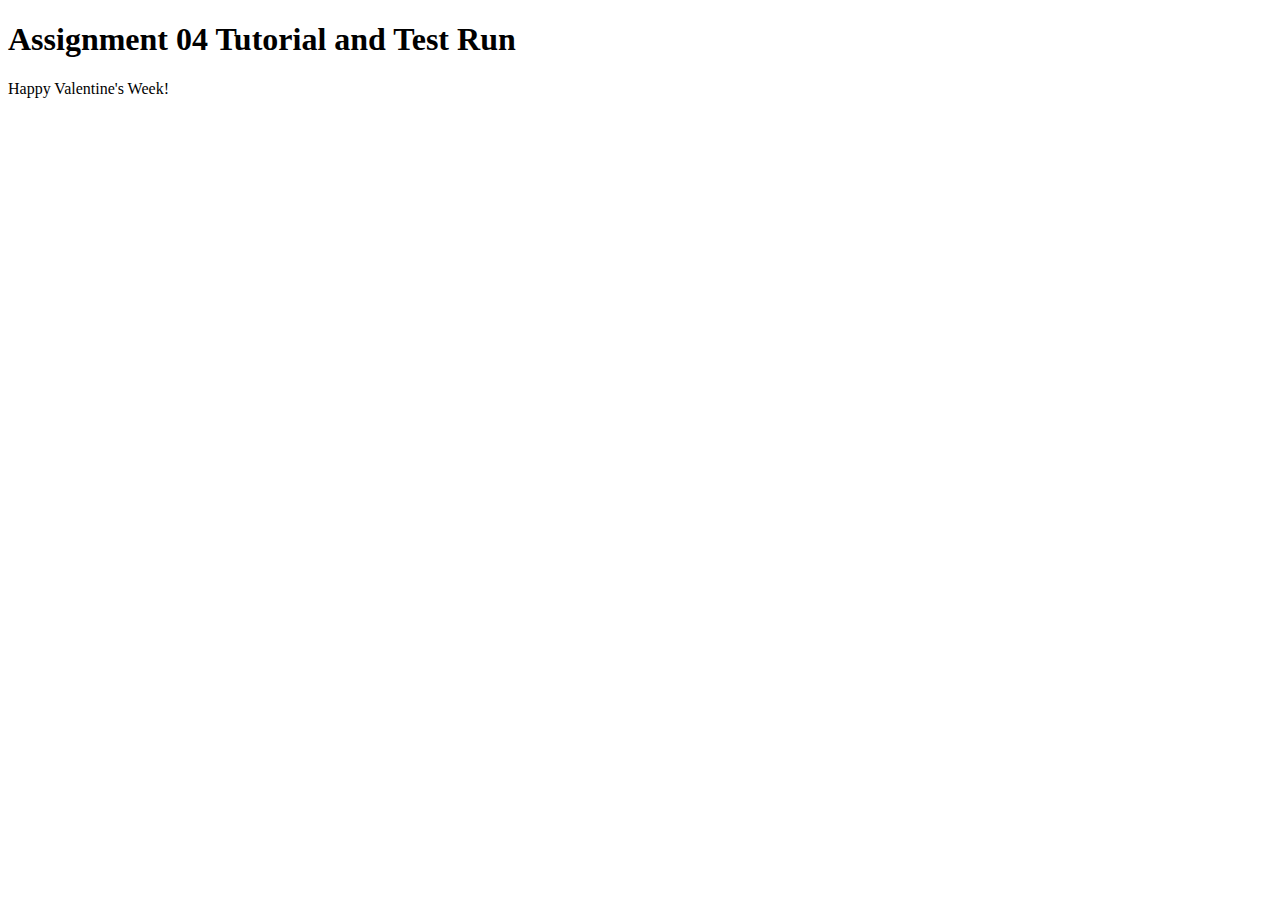
<file: assignment-04/index.html>
<!DOCTYPE html>
<html>
    <head>
        <title>
          Bella's website!
          </title>
        </head>
        <body>
            <h1>
              Assignment 04 Tutorial and Test Run
            </h1>
              <p>
                  Happy Valentine's Week!
              </p>
          </body>
        </html>
</file>
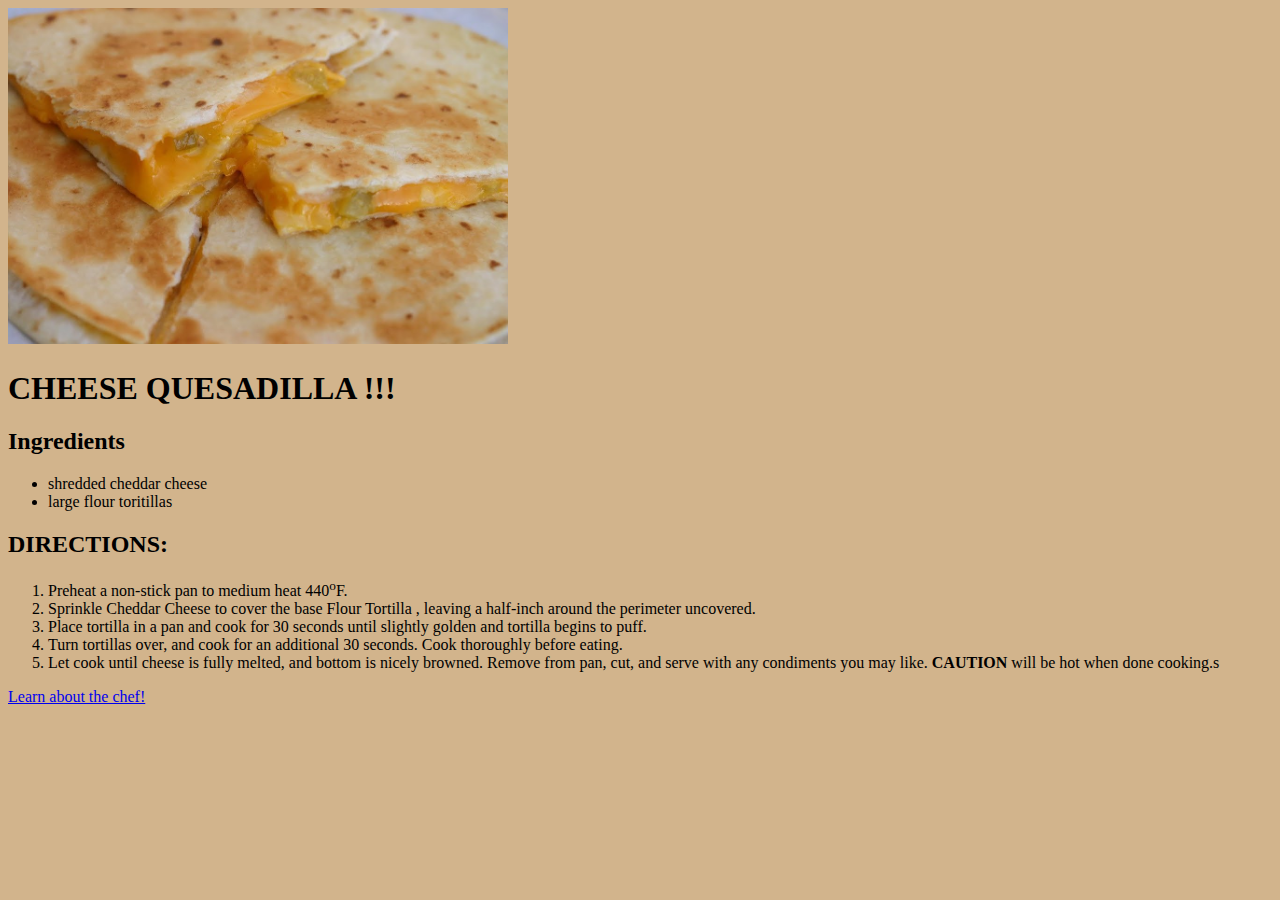
<file: assignment-06/index.html>
<!DOCTYPE html>
<html lang="en-us">

<head>
  <title>
    CHEESE QUESADILLA
  </title>
  <!-- Define character set you're using-->
  <meta charset: "utf-8">
    <!-- Provide a description of your page-->
  <meta name="description" content="A recipe for a cheese quesadilla.">
    <!-- Provide author information for the page-->
  <meta name="author" content="Isabella Serrano">
    <!-- any other meta element you want to add-->
  <meta name="viewport" content="width=device-width, intitial-scale=1.0">

  <style>
    body {background-color: #D2B48C}
    h1 {color: black}
    </style>
  </head>

  <body>
    <image src="images/quesadilla.jpg" width="500" alt="A picture of a sliced cheese quesadilla"
<br/>


    <h1>
      <STRONG> CHEESE QUESADILLA !!!</STRONG>
    </h1>

    <h2>
      Ingredients
    </h2>
      <ul>
        <li> shredded cheddar cheese </li>
        <li> large flour toritillas </li>
      </ul>

    <h2>
      DIRECTIONS:
    </h2>

    <ol>
      <!--I am going to use a sup and strong as a semantic element-->

      <li> Preheat a non-stick pan to medium heat 440<sup>o</sup>F. </li>
      <li> Sprinkle Cheddar Cheese to cover the base Flour Tortilla , leaving a half-inch around the perimeter uncovered. </li>
      <li> Place tortilla in a pan and cook for 30 seconds until slightly golden and tortilla begins to puff. </li>
      <li> Turn tortillas over, and cook for an additional 30 seconds. Cook thoroughly before eating. </li>
      <li> Let cook until cheese is fully melted, and bottom is nicely browned. Remove from pan, cut, and serve with any condiments you may like.
        <strong>CAUTION</strong> will be hot when done cooking.s </li>

      </ol>
      <a href="about.html">Learn about the chef!</a>
</body>
</file>
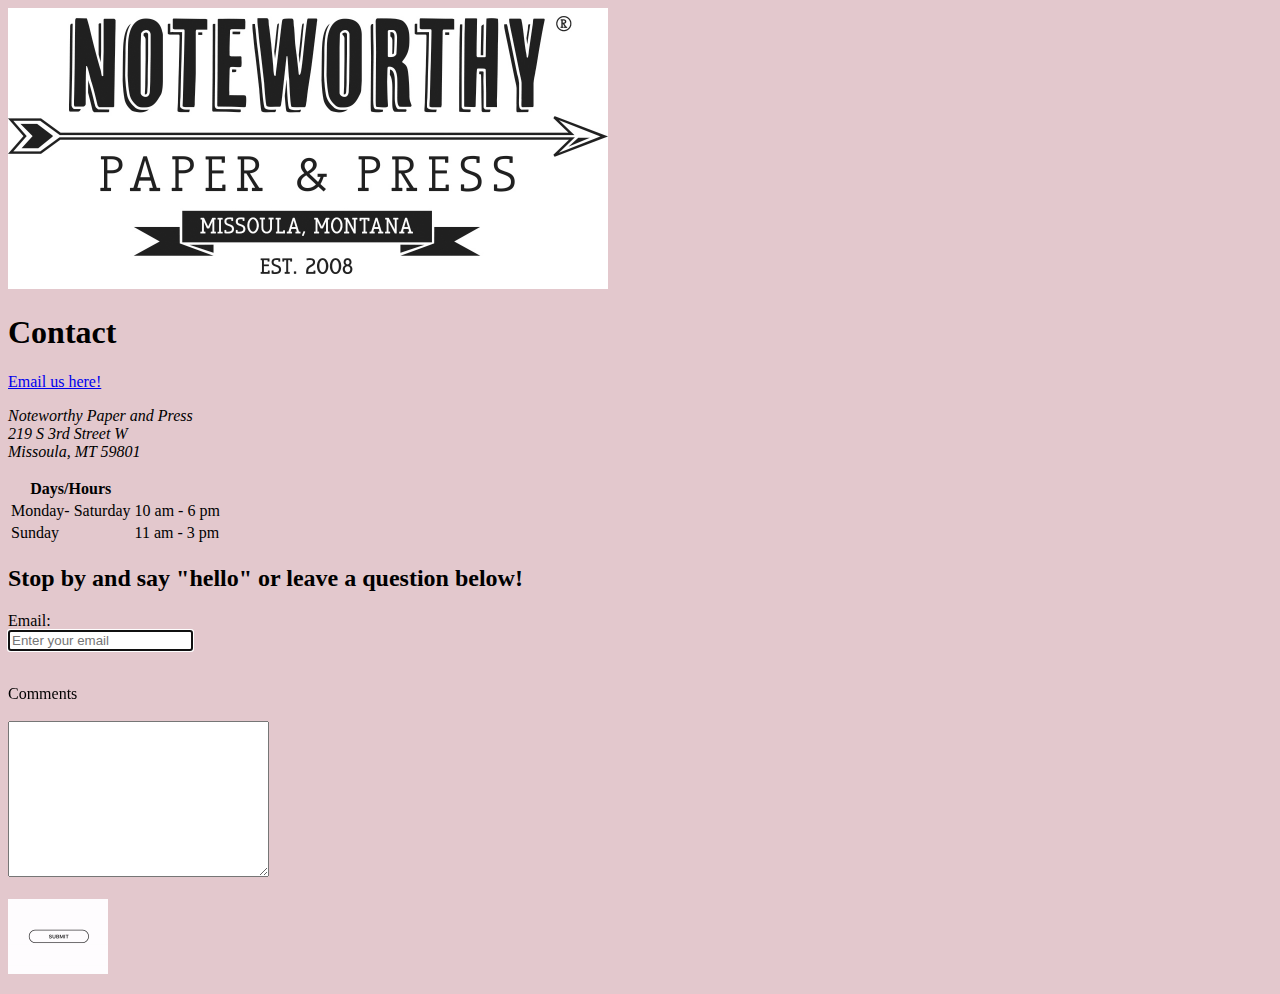
<file: assignment-07/index.html>
<!DOCTYPE html>
<html>

<head>
    <title>
        Noteworthy Paper & Press
    </title>
      <!-- Define the character set used: -->
      <meta charset="UTF-8">
      <!-- Provide a description of your page: -->
      <meta name="description" content="">
      <!-- Provide the author information for the page: -->
      <meta name="author" content="Isabella Serrano">
      <!-- Other meta elements -->
      <meta name="viewport" content="width=device-width, initial-scale=1.0">
<style>
    body {background-color: #e3c8cd}
</style>
</head>

<body>
    <img src="images/noteworthy.jpg" width="600" alt="Noteworthy Logo" title="Noteworthy Logo" />
   <h1>
      <strong>Contact</strong>
    </h1>
    <p><a href="mailto:info@noteworthyp&p.com">Email us here!</a></p>
    <address>
        Noteworthy Paper and Press<br />
        219 S 3rd Street W<br />
        Missoula, MT 59801<br />
    </address>
    <p>
        <table>
            <tr>
                <th>Days/Hours</th>
            </tr>
            <tr>
                <td>Monday- Saturday </td>
                <td>10 am - 6 pm</td>
            </tr>

            <tr>
                <td>Sunday</td>
                <td>11 am - 3 pm</td>
            </tr>
        </table>
    </p>
    <h2>
      Stop by and say "hello" or leave a question below!
    </h2>
    <!-- contact form-->
    <form method="POST" action="index.html">
             Email:<br/>
             <input type="text" id="name" placeholder="Enter your email" autofocus>
             <p>
             <br/>
             Comments
             <br/>
             <br/>
             <textarea name="comments" id="comments" rows="10" cols="30"></textarea>
             <br/>
             <br/>
             <input type="image" src="images/submit-button.gif" width="100"/>
             </p>

    </form>
</body>

</html>
</file>
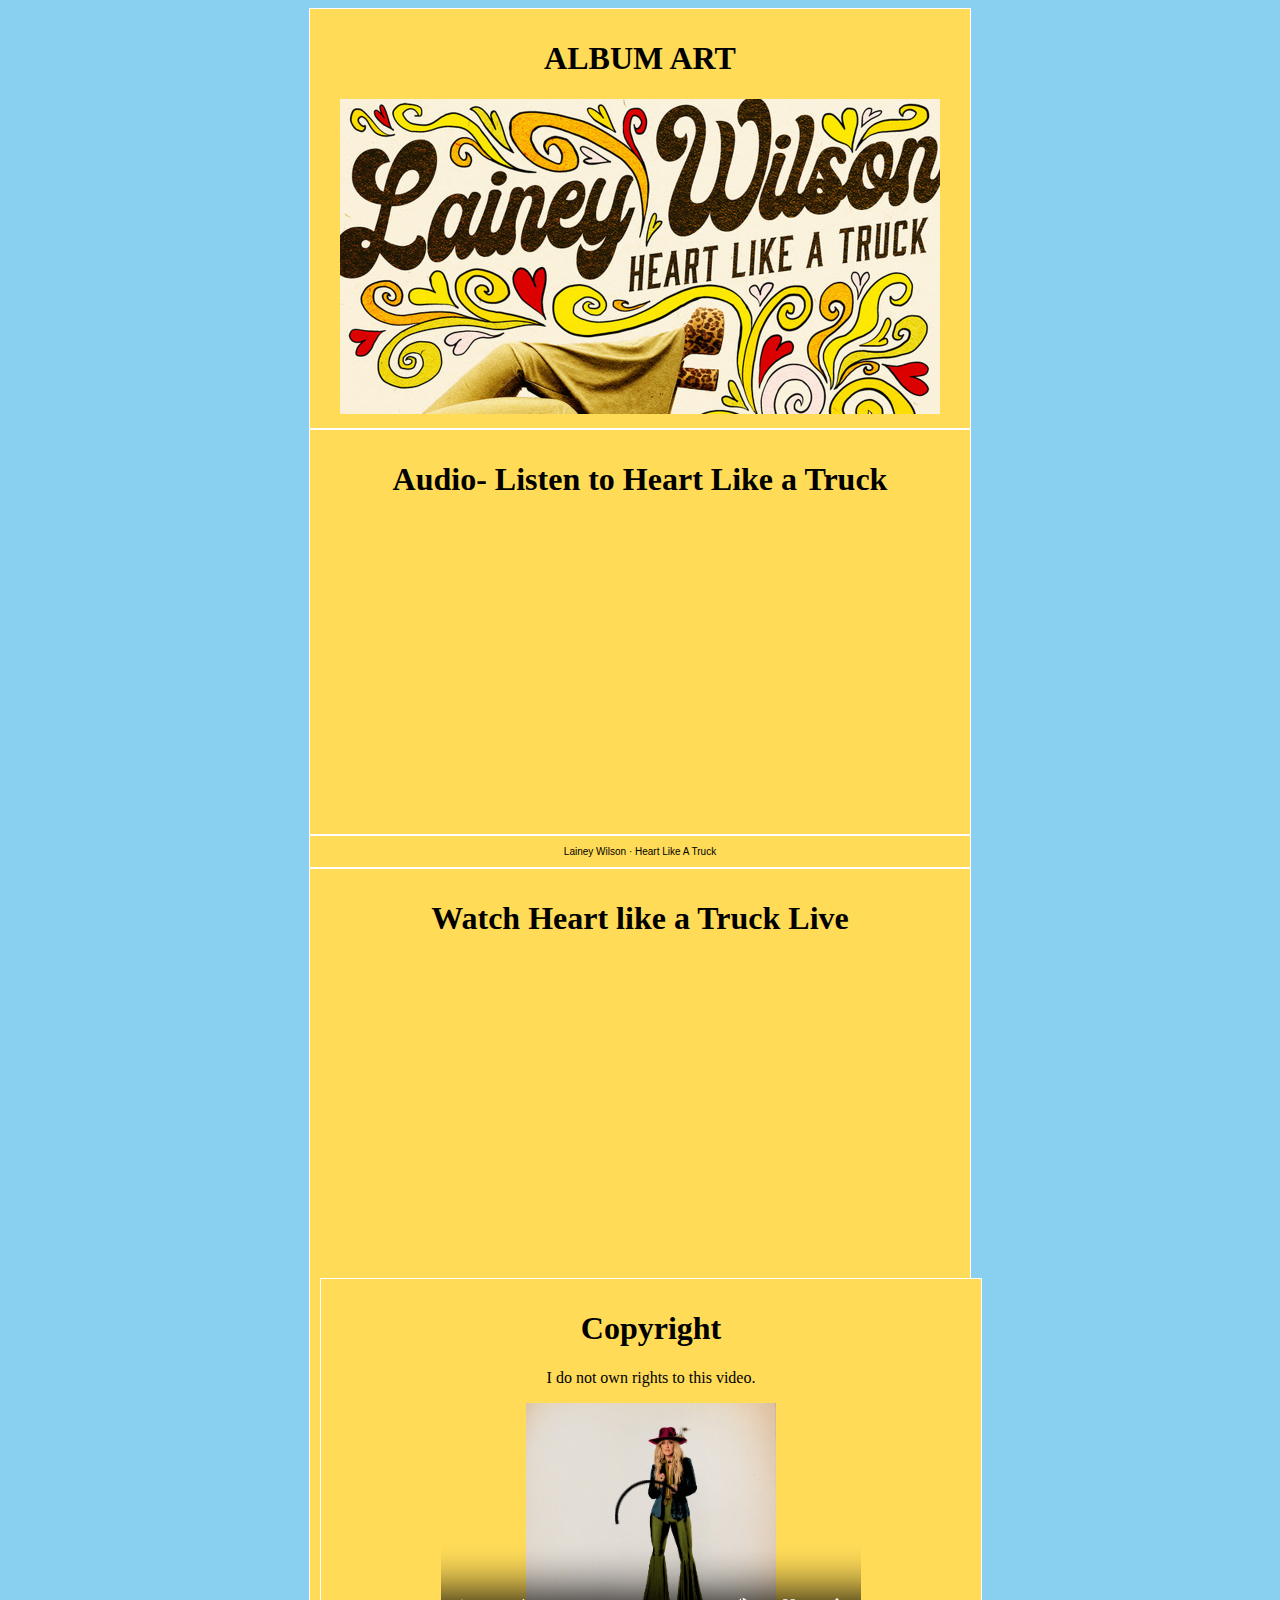
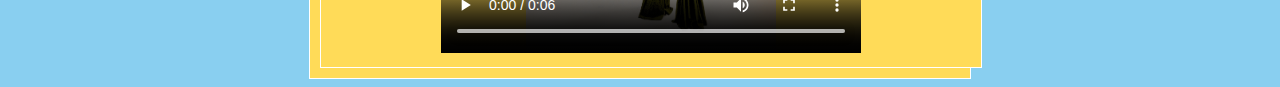
<file: assignment-08/index.html>
<!DOCTYPE html>
<html>

<head>
    <title>
        Heart Like a Truck
    </title>
      
      <meta charset="UTF-8">
       <meta name="description" content="website of favorite song">
       <meta name="author" content="Isabella Serrano">
     <meta name="viewport" content="width=device-width, initial-scale=1.0">
<style>
    body {background-color: #89CFF0;
    text-align: center;
    font-family: Serif}

     div {
      background-color: #FFDB58;
      width: 640px;
      margin: auto;
      padding: 10px;
      border: .5px solid white;
    }

  </style>
</head>

<body>
  <div>
    <h1>
      ALBUM ART
    </h1>
    <img src="images/HLAT.jpg" width="600" alt="Album Cover" title="Heart like a Truck Album Cover" />
    </div>
    <div>
      <h1>
        Audio- Listen to Heart Like a Truck
      </h1>
      <iframe width="100%" height="300" scrolling="no" frameborder="no" allow="autoplay" src="https://w.soundcloud.com/player/?url=https%3A//api.soundcloud.com/tracks/1255857037&color=%23ff5500&auto_play=false&hide_related=false&show_comments=true&show_user=true&show_reposts=false&show_teaser=true&visual=true"></iframe>
      </div>

          <div style="font-size: 10px; color: black ;line-break: anywhere;word-break: normal;overflow: hidden;white-space: nowrap;text-overflow: ellipsis; font-family: Interstate,Lucida Grande,Lucida Sans Unicode,Lucida Sans,Garuda,Verdana,Tahoma,sans-serif;font-weight: 100;"><a href="https://soundcloud.com/laineywilsonmusic" title="Lainey Wilson" target="_blank" style="color: black; text-decoration: none;">Lainey Wilson</a> · <a href="https://soundcloud.com/laineywilsonmusic/heart-like-a-truck" title="Heart Like A Truck" target="_blank" style="color: black; text-decoration: none;">Heart Like A Truck</a></div>

<div>
    <h1>
      Watch Heart like a Truck Live
    </h1>
    <iframe width="560" height="315" src="https://www.youtube.com/embed/0jAXgWywC08" title="YouTube video player" frameborder="0" allow="accelerometer; autoplay; clipboard-write; encrypted-media; gyroscope; picture-in-picture" allowfullscreen></iframe>

<div>
  <h1>
    Copyright
  </h1>
    <p>
      I do not own rights to this video.
    </p>
      <video poster="./images/LW.jpg" width="420" height="250" preload controls
        <source src="./media/mart-logo-animated.mp4" type='video/mp4.; codecs="avc.14D401E, mp4a.40.20"'>
        <source src="./media/assignment-08_media_mart-logo-animated.webm" type='video/webm.; codecs="vp8.0, vorbis"'>
      </video>
    </div>

</body>
</html>
</file>
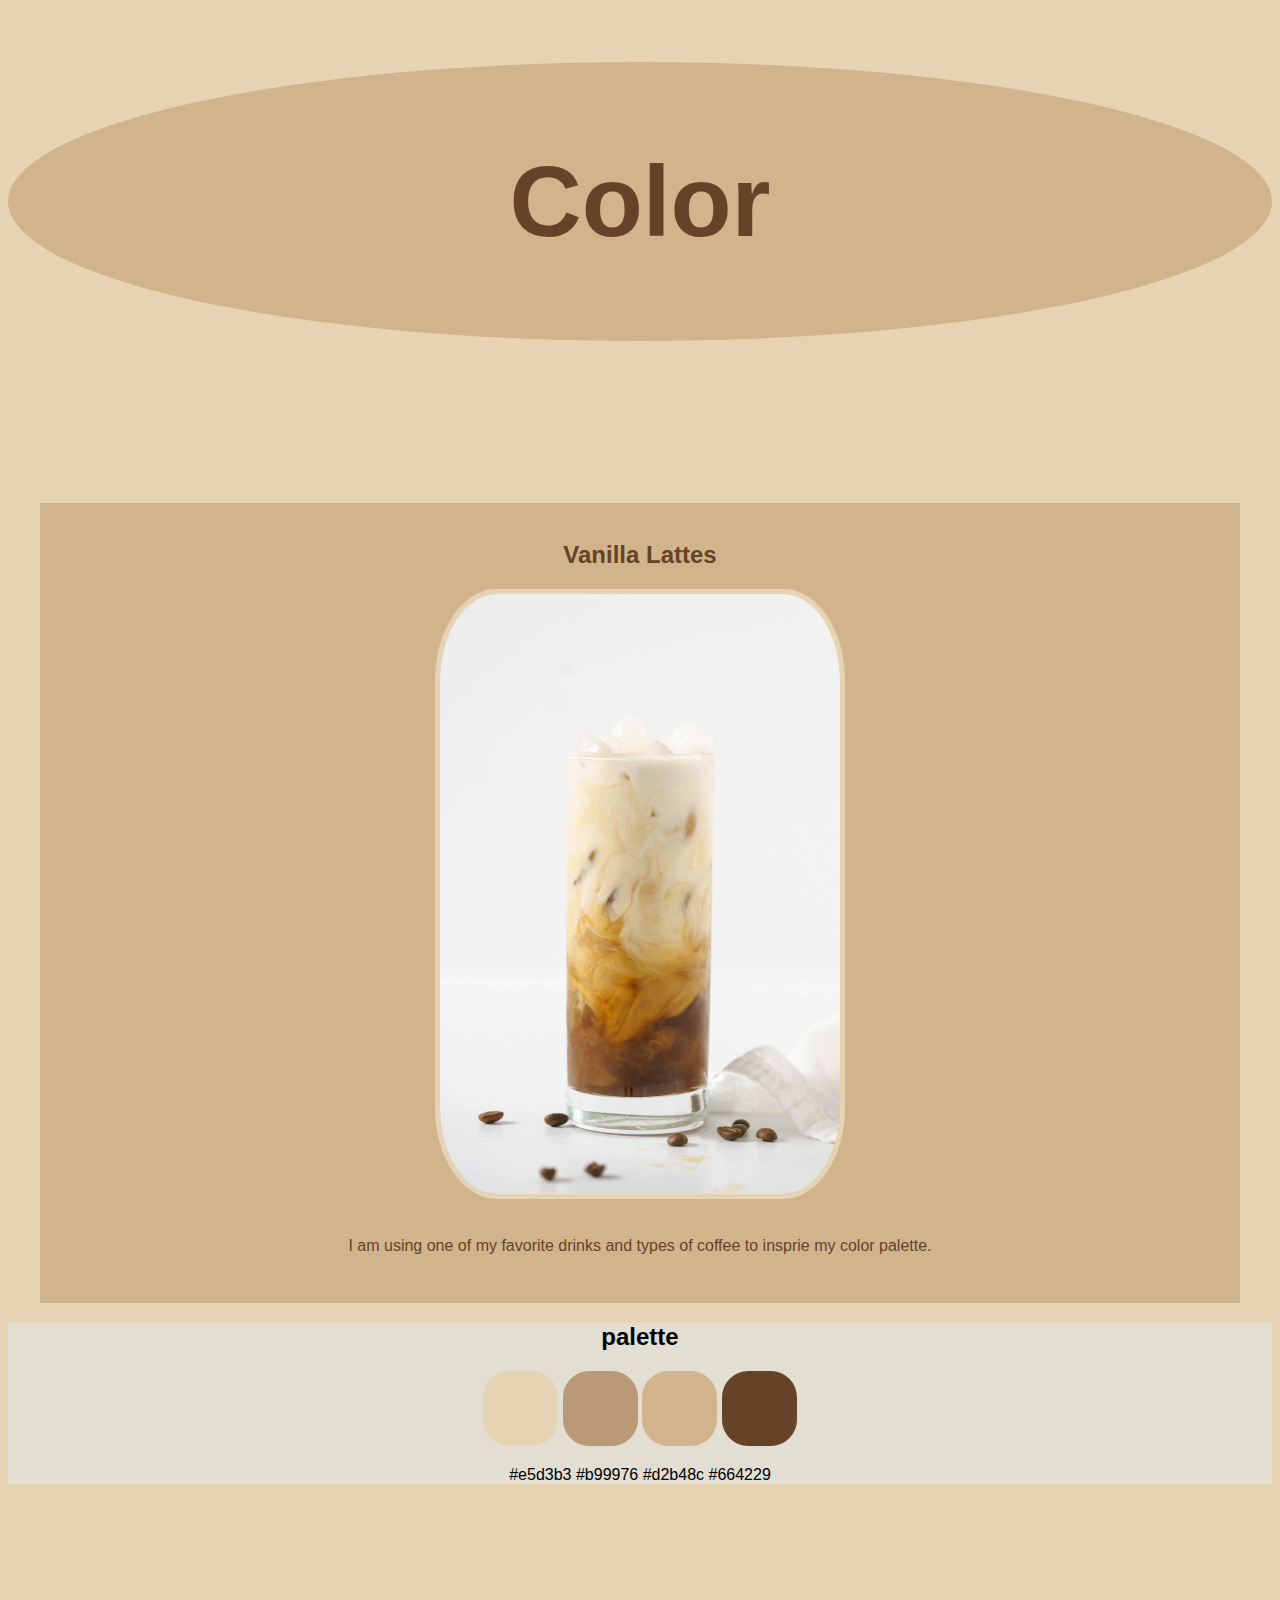
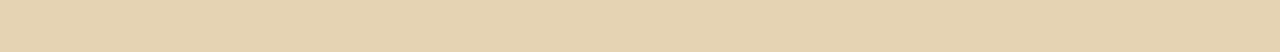
<file: assignment-10/index.html>
<!DOCTYPE html>
<html lang="en-us">
    <head>
        <meta charset="UTF-8">
        <meta name="description" content="Understanding use of color">
        <meta name="author" content="Isabella Serrano">
        <meta name="viewport" content="width=device-width, initial-scale=1.0">

        <title>
            Color
        </title>

    <link rel="stylesheet" type="text/css" href="./css/style.css"/>
  </head>

  <body>
    <div>
<br/>
<br/>
<br/>
    </div>

    <div id="title">
      <h1>
        Color
      </h1>
    </div>
    <div>
<br/>
<br/>
<br/>
<br/>
    </div>
<br/>
<br/>
<br/>
<br/>
<br/>

    <div class="inspo">
<br/>
    <h2>
      Vanilla Lattes
    </h2>
    <img src="images/coffee.jpg" alt="Image of an Ied Vanilla Latte" height="600" width="400"/>
<br/>
<br/>
    <p>
      I am using one of my favorite drinks and types of coffee to insprie my color palette.
    </p>
  </div>
    <div class="palette">
      <h2>
        palette
      </h2>
      <span class="dot one"></span>
      <span class="dot two"></span>
      <span class="dot three"></span>
      <span class="dot four"></span>
      <p> #e5d3b3 #b99976 #d2b48c #664229 </p>
    </div>
    <br/>
    <br/>
    <br/>
    <br/>
<div>
  <br/>
  <br/>
  <br/>
  <br/>
</div>
<span id= "circle"></span>
</file>
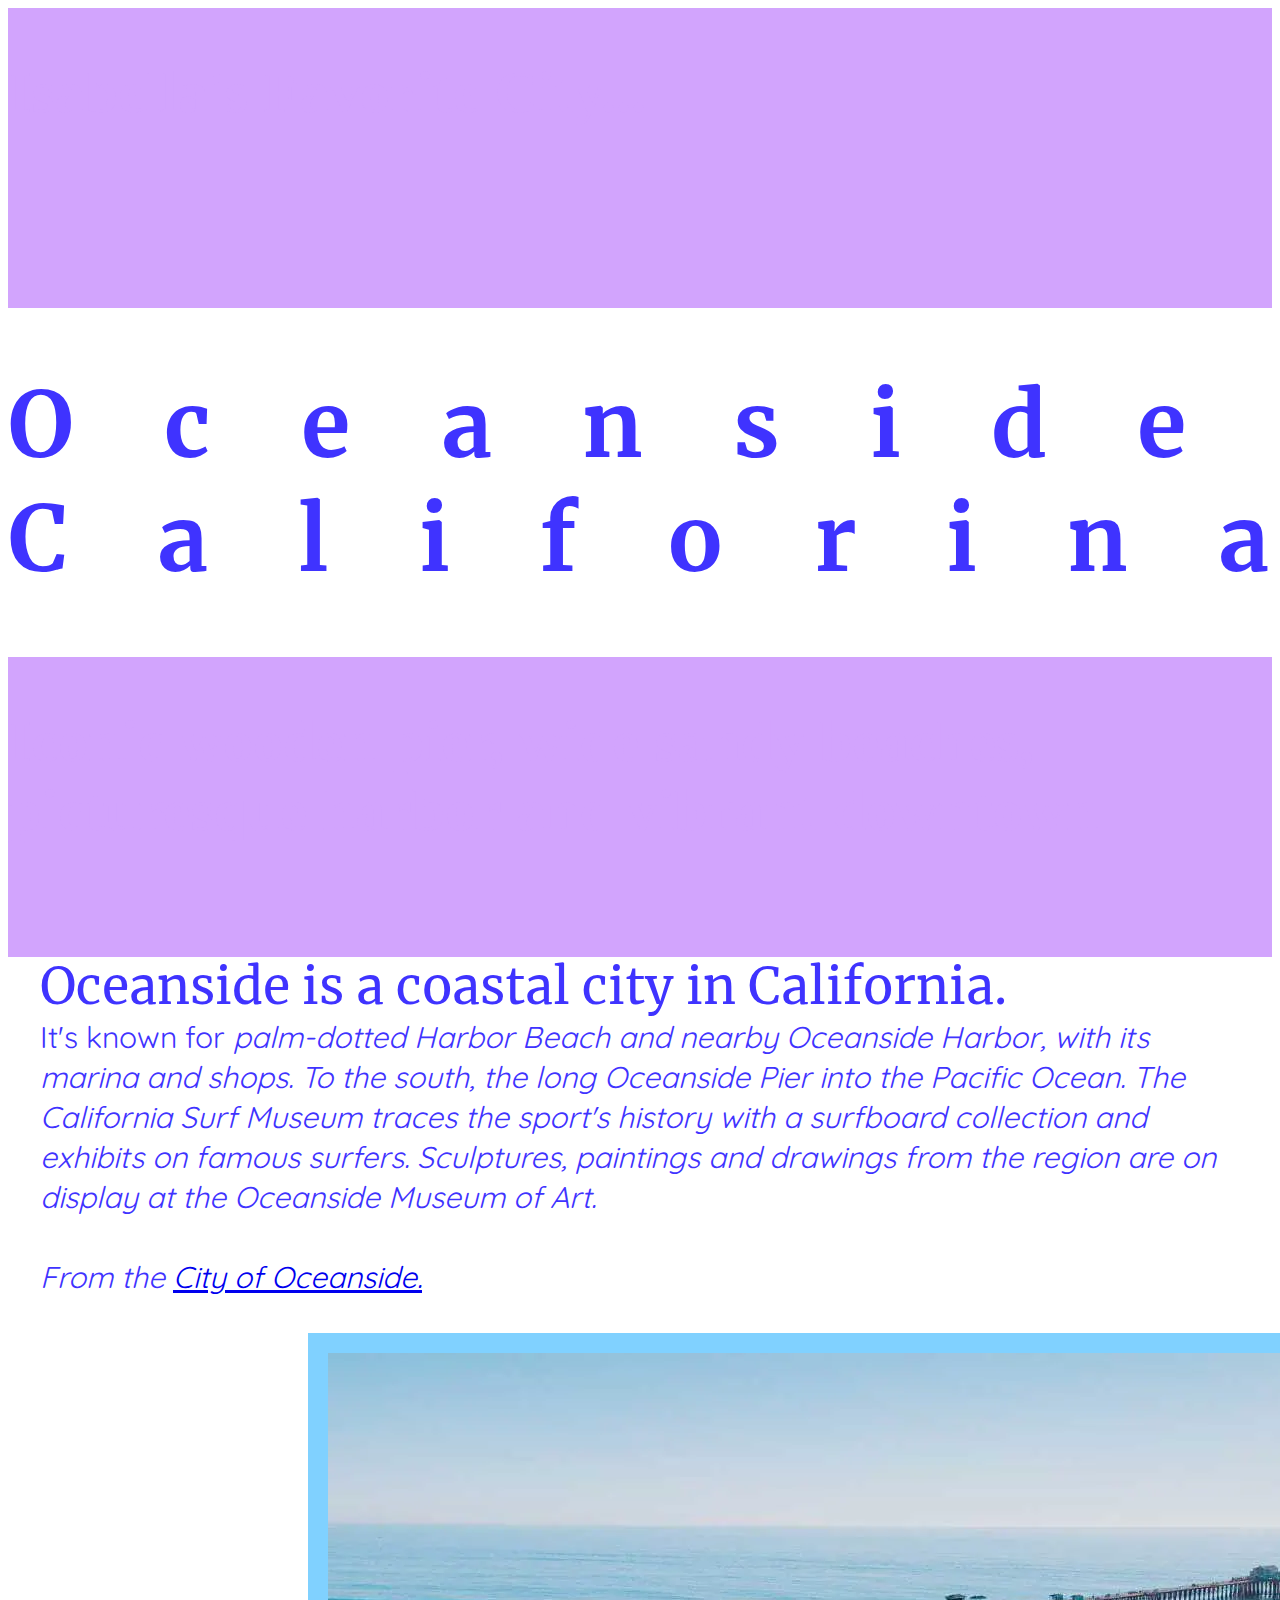
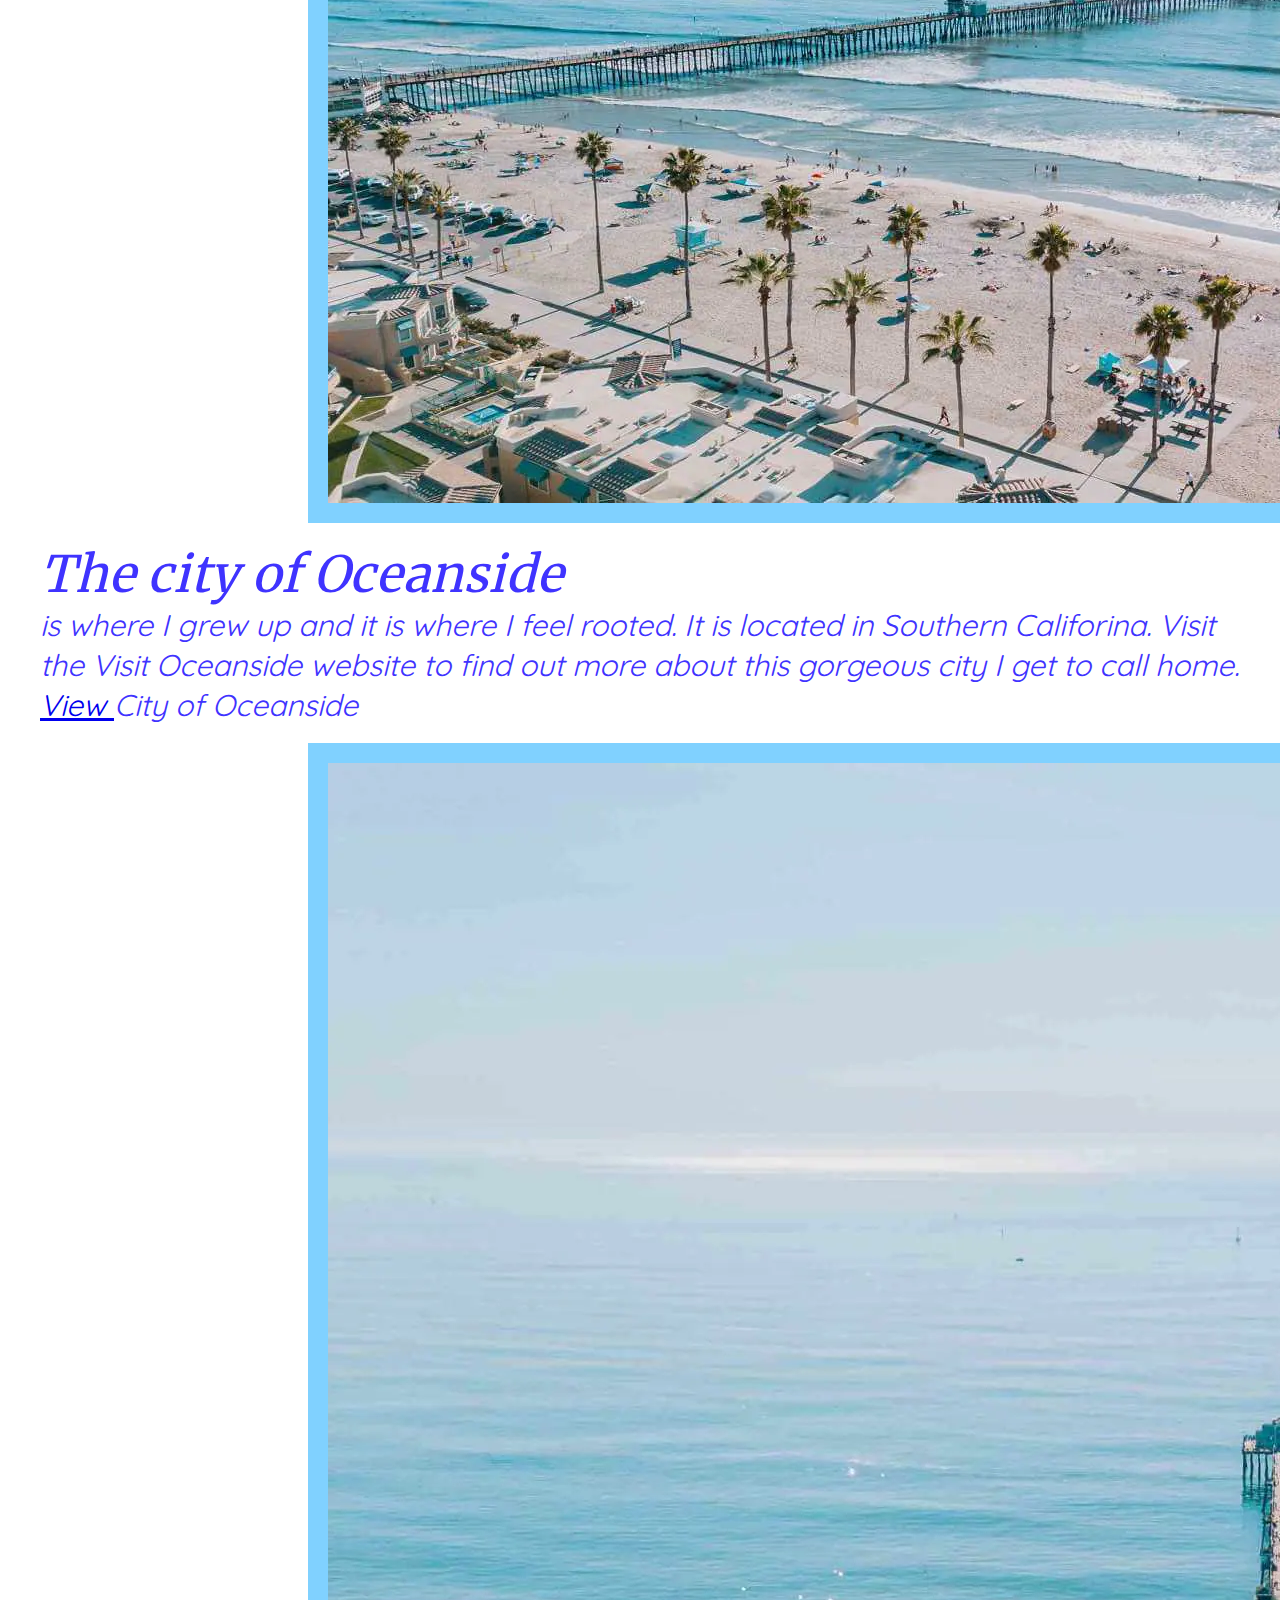
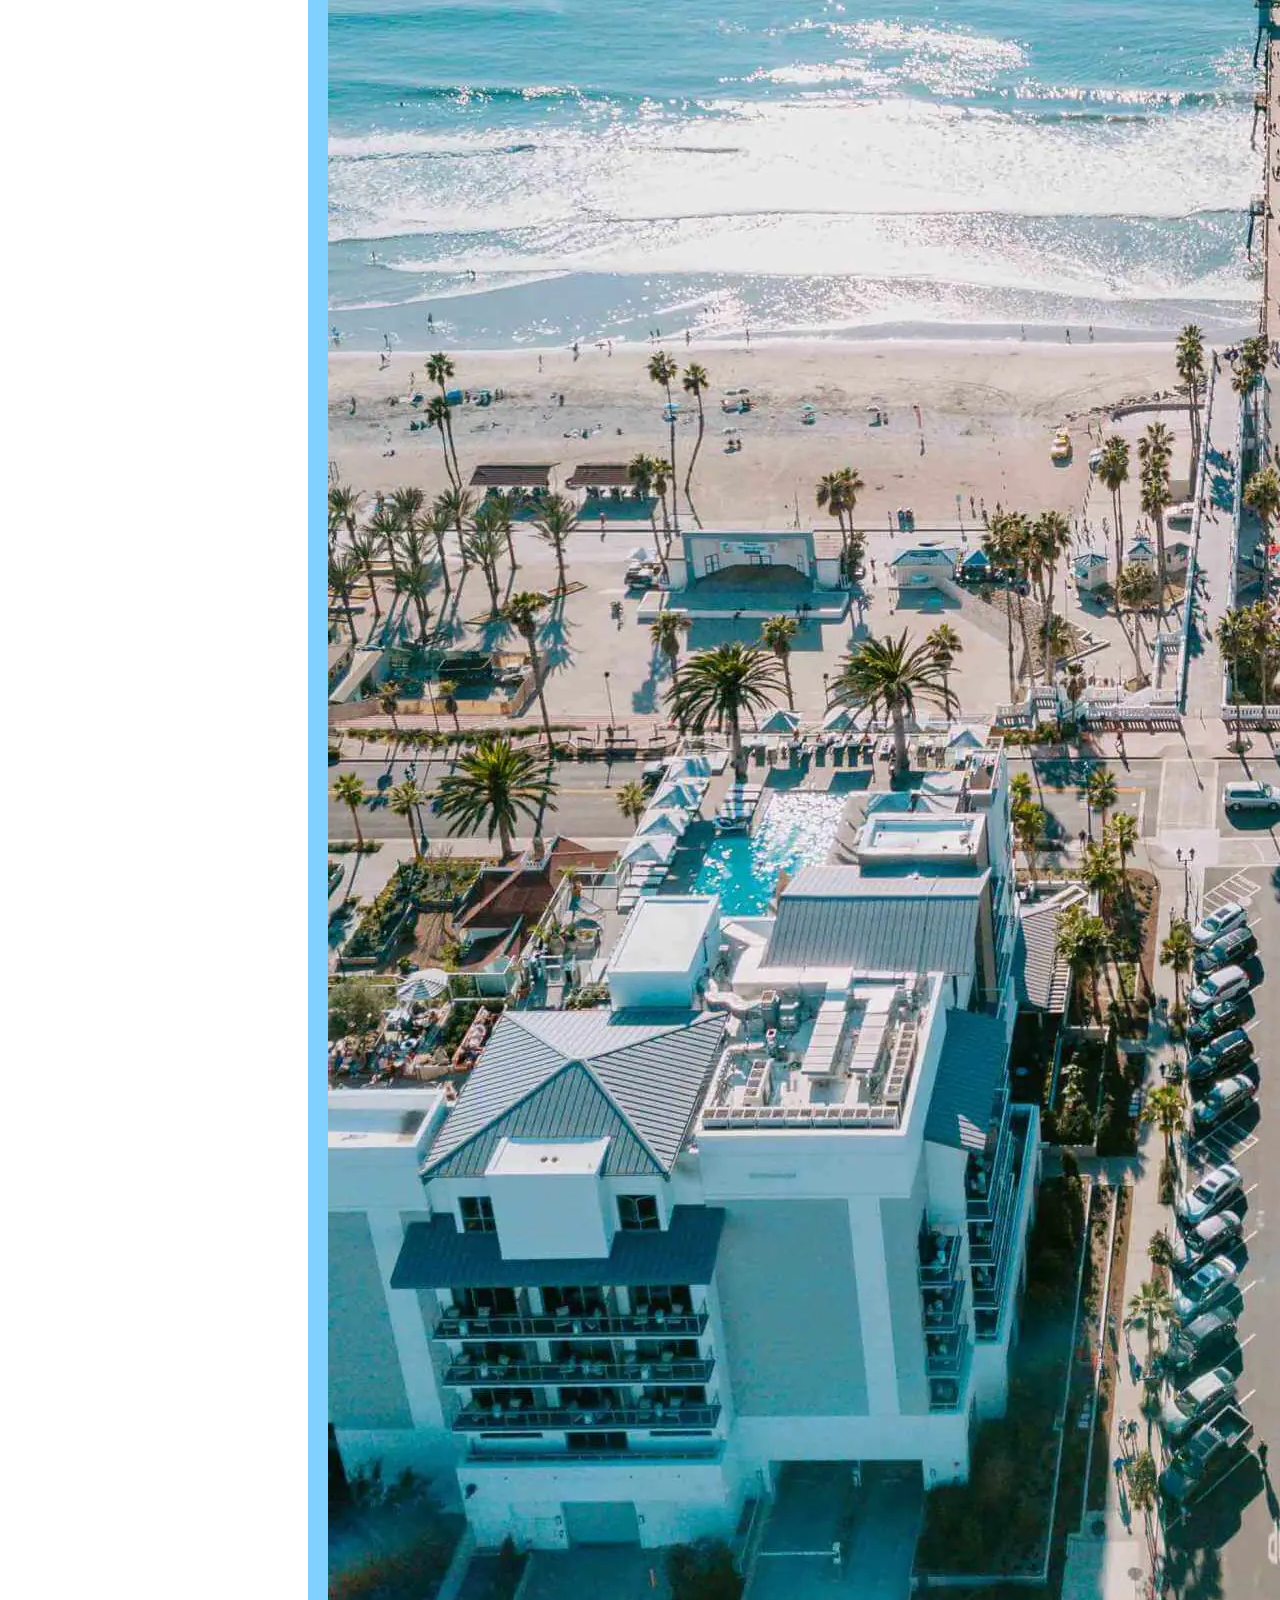
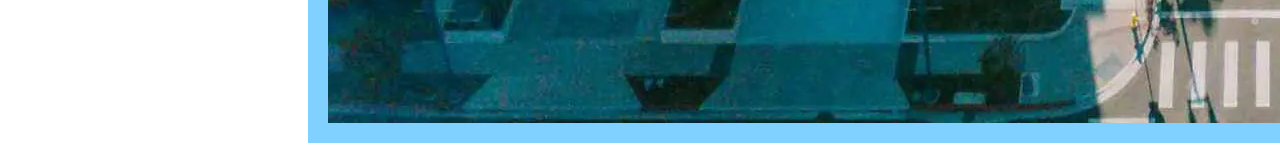
<file: assignment-11/index.html>
<!DOCTYPE html>
<html lang="en-us">
<head>

    <title>Favorite City</title>

    <!-- Define the character set used: -->
    <meta charset="UTF-8">
    <!-- Provide a description of your page: -->
    <meta name="description" content="Fonts">
    <!-- Provide the author information for the page: -->
    <meta name="author" content="Isabella Serrano">
    <!-- Other meta elements -->
    <meta name="viewport" content="width=device-width, initial-scale=1.0">


    <link rel="stylesheet" href="./css/fonts.css" type="text/css" />

    <link rel="stylesheet" href="./css/style.css" type="text/css" />

</head>

<body>
    <div class="titleBorder">
    <h2 class="subtitle">
            Isabella's Favorite City...
    </h2>
    </div>

    <div id="header">
    <h1 id="maintitle">Oceanside,
            Califorina
        </h1>
    </div>

    <div class="titleBorder">
        <h2 class="subtitle">
            Iconic wooden pier, wide sandy beaches, picturesque harbor and vibrant downtown
        </h2>
    </div>

    <div class="content-paragraph">
      Oceanside is a coastal city in California.
      <br/>
      It's known for <em>palm-dotted Harbor Beach and nearby Oceanside Harbor,<em/> with its marina and shops. To the south, the long Oceanside Pier into the Pacific Ocean. The <em>California Surf Museum</em> traces the sport's history with a surfboard collection and exhibits on famous surfers. Sculptures, paintings and drawings from the region are on display at the Oceanside Museum of Art.
        <br/>
        <br/>

            <em>
                From the
                <a href="https://www.ci.oceanside.ca.us/default.asp" target="_blank" class="city-link">
                    City of Oceanside.
                </a>
            </em>

    </div>

<br/>
<br/>


    <div class="image">
        <img src="images/OSIDE.webp" alt="A view of overlooking the beach and harbor "/>
    </div>
 <br/>
 <br/>
    <div class="content-paragraph">
        The city of Oceanside
        <br/>
        is where I grew up and it is where I feel rooted. It is located in <em> Southern Califorina. </em> Visit the Visit Oceanside website to find out more about this gorgeous city I get to call home.
        <a href="https://visitoceanside.org" target="_blank" class="city-link">
            View
        </a>
         City of Oceanside
    </div>

    <br />

    <div class="image">
        <a href="https://visitoceanside.org" target="_blank">
            <img src="images/OSIDE-main.webp" alt="A picure over looking the main part of the beach" id="img-link"/>
        </a>
</div>

</body>

</html>
</file>
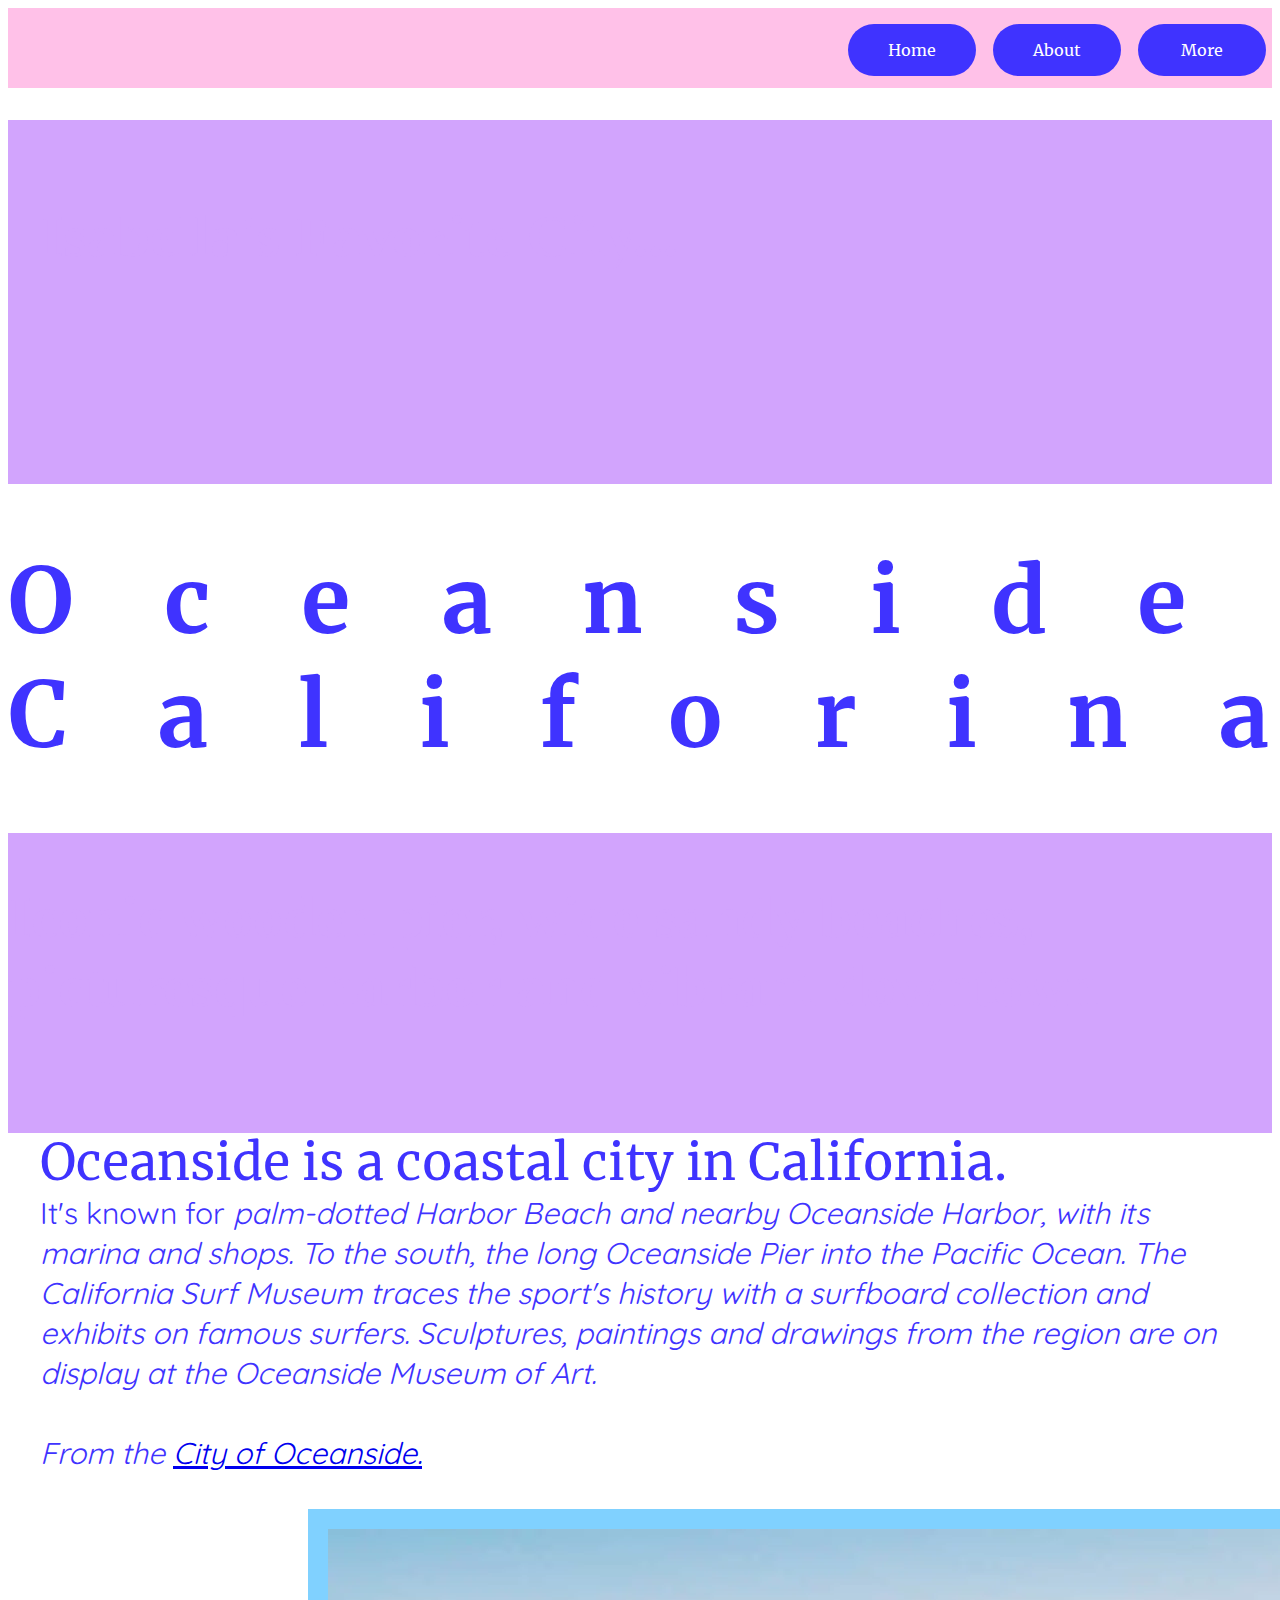
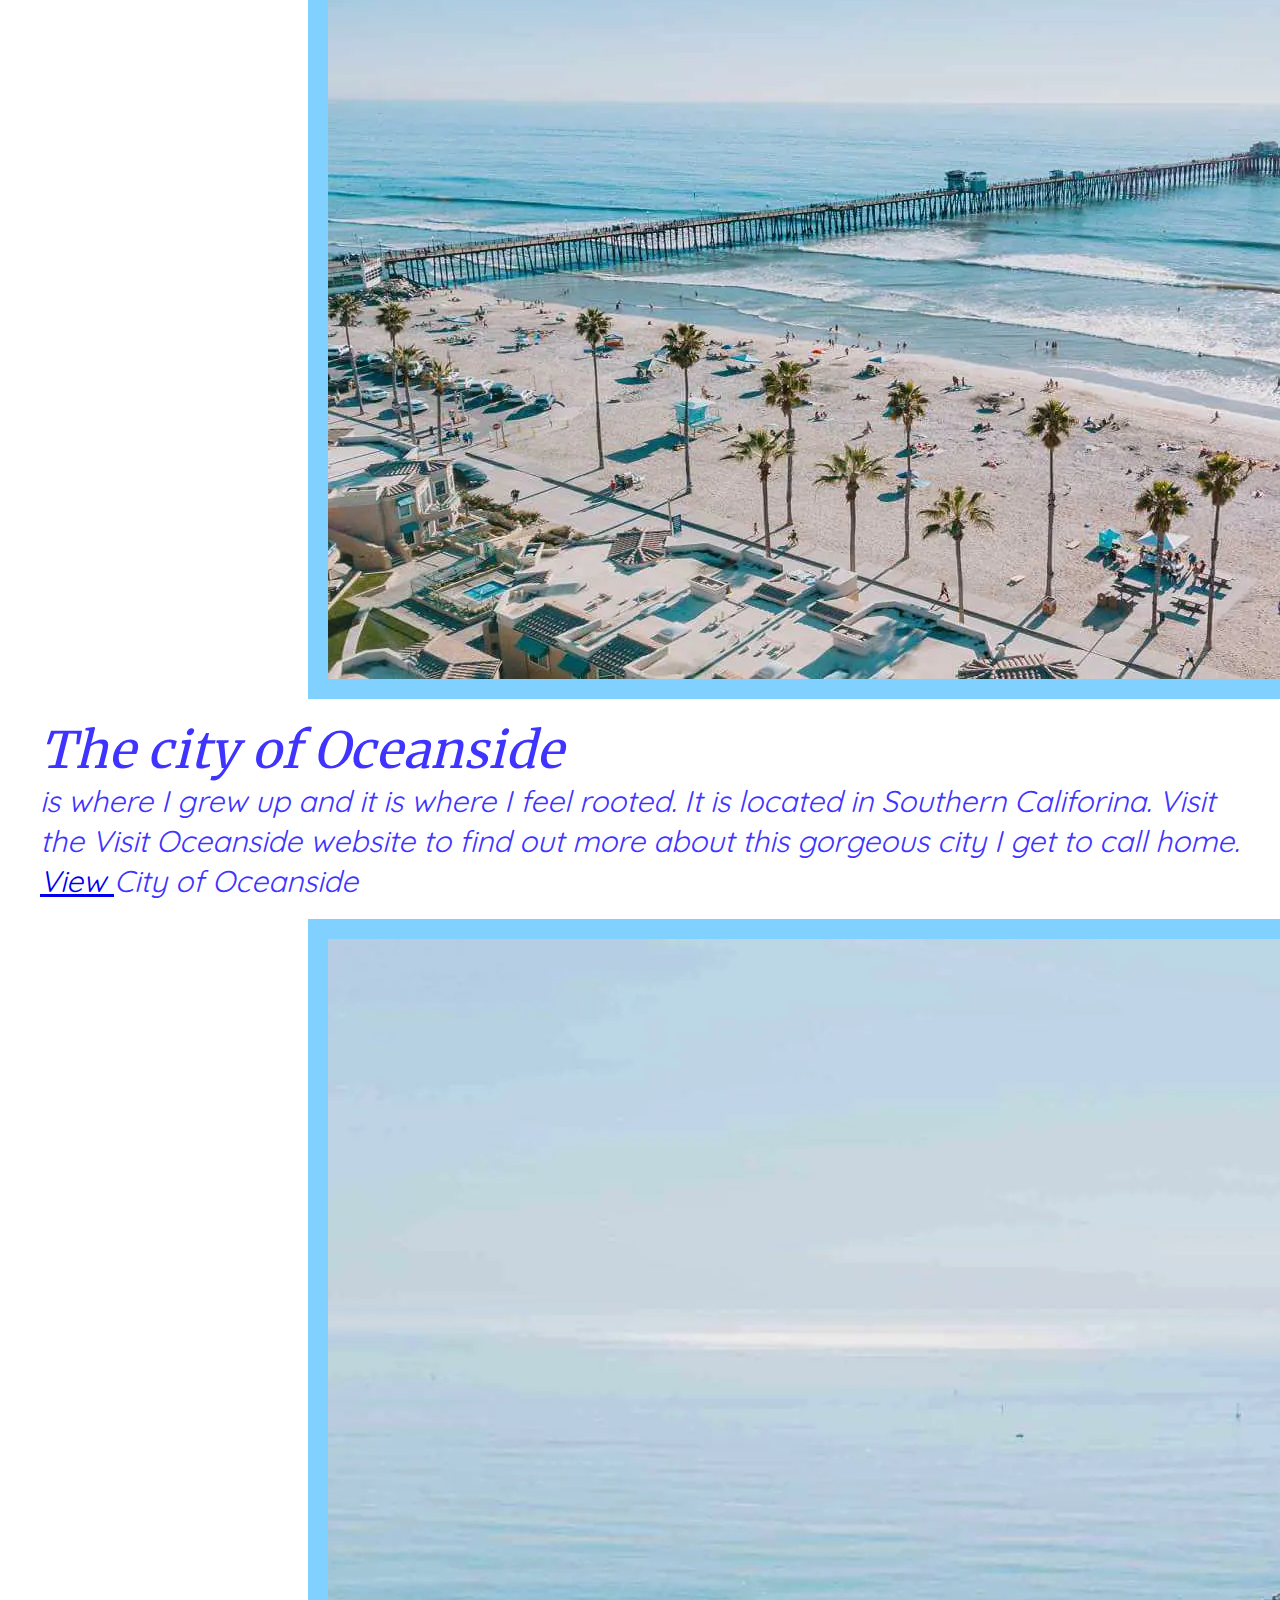
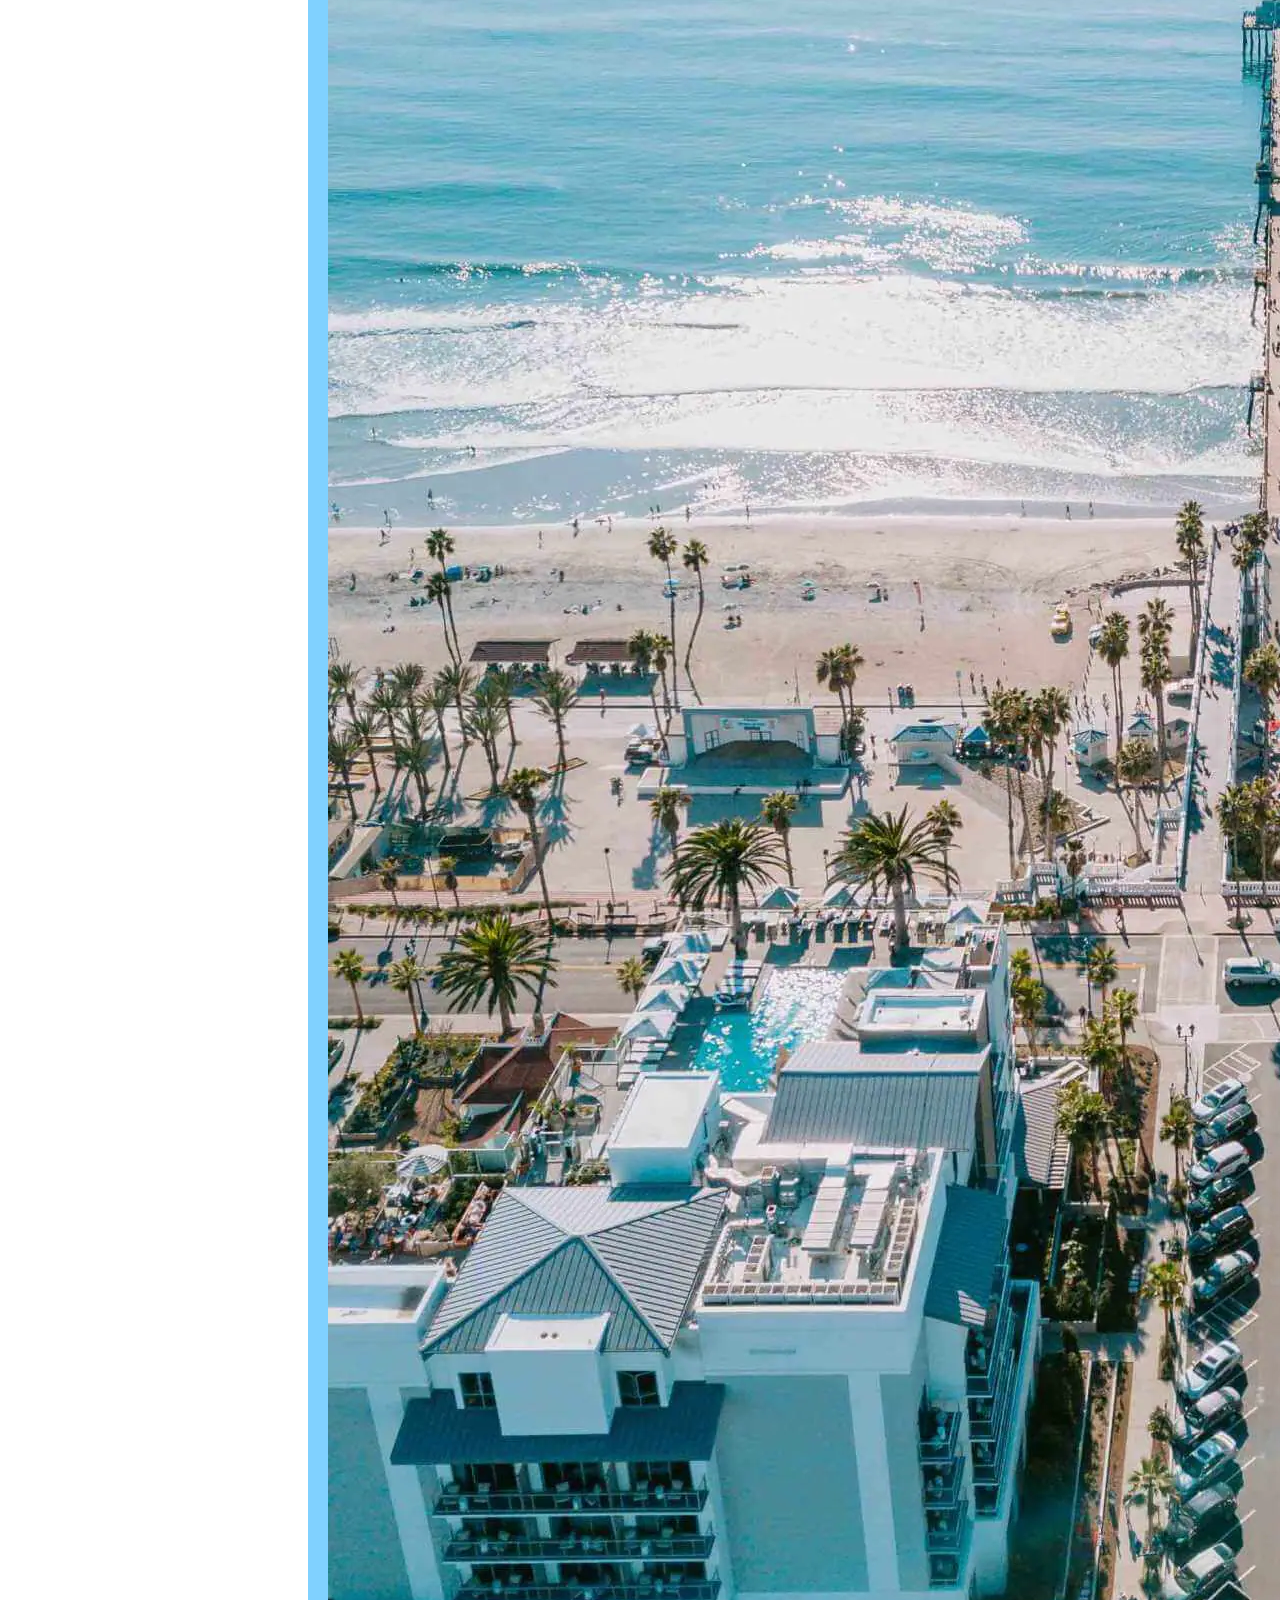
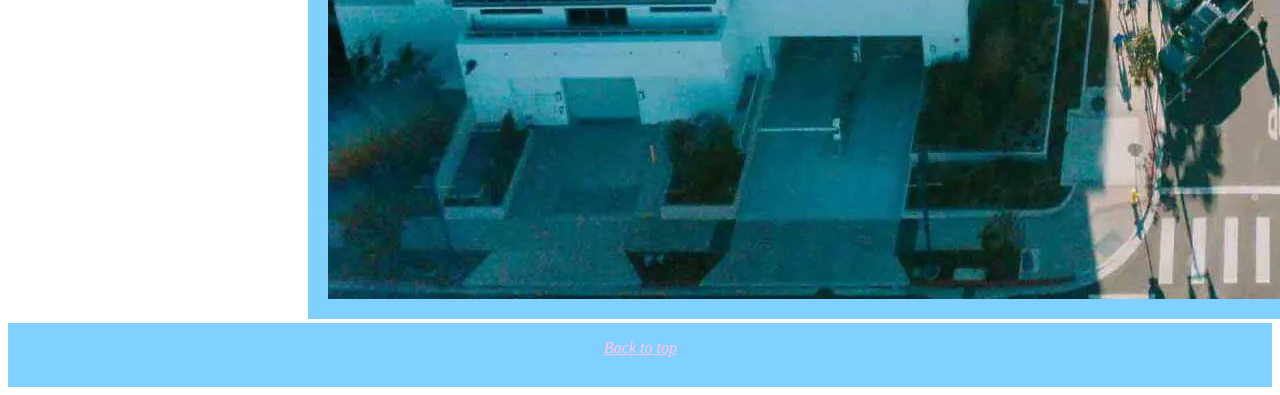
<file: assignment-12/index.html>
<!DOCTYPE html>
<html lang="en-us">
<head>

    <title>Favorite City</title>

    <!-- Define the character set used: -->
    <meta charset="UTF-8">
    <!-- Provide a description of your page: -->
    <meta name="description" content="Fonts">
    <!-- Provide the author information for the page: -->
    <meta name="author" content="Isabella Serrano">
    <!-- Other meta elements -->
    <meta name="viewport" content="width=device-width, initial-scale=1.0">


    <link rel="stylesheet" href="./css/fonts.css" type="text/css" />

    <link rel="stylesheet" href="./css/style.css" type="text/css" />

</head>

<body>

  <header>
    <div class="site-name">
        Oceanside, Califorina
    </div>
        <div class="menu-item">
        <a href="#">Home</a>
        </div>
        <div class="menu-item">
          <a href="#">About</a>
        </div>
        <div class="menu-item
        dropdown">
           <a href="#">More</a>
           <div class="dropdown-content">
             <div class="dropdown-item">
       <a href="#">City</a>
      </div>
              <div class="dropdown-item">
            <a href="#">Photos</a>
              </div>
              <div class="dropdown-item" id="foundation">
          <a href="#">Foundation</a>
            </div>
            </div>
            </div>
     </header>

    <div class="titleBorder" id="first-bar">
    <h2 class="subtitle">
            Isabella's Favorite City...
    </h2>
    </div>

    <div id="header">
    <h1 id="maintitle">Oceanside,
            Califorina
        </h1>
    </div>

    <div class="titleBorder">
        <h2 class="subtitle">
            Iconic wooden pier, wide sandy beaches, picturesque harbor and vibrant downtown
        </h2>
    </div>

    <div class="content-paragraph">
      Oceanside is a coastal city in California.
      <br/>
      It's known for <em>palm-dotted Harbor Beach and nearby Oceanside Harbor,<em/> with its marina and shops. To the south, the long Oceanside Pier into the Pacific Ocean. The <em>California Surf Museum</em> traces the sport's history with a surfboard collection and exhibits on famous surfers. Sculptures, paintings and drawings from the region are on display at the Oceanside Museum of Art.
        <br/>
        <br/>

            <em>
                From the
                <a href="https://www.ci.oceanside.ca.us/default.asp" target="_blank" class="city-link">
                    City of Oceanside.
                </a>
            </em>

    </div>

<br/>
<br/>


    <div class="image">
        <img src="images/OSIDE.webp" alt="A view of overlooking the beach and harbor "/>
    </div>
 <br/>
 <br/>
    <div class="content-paragraph">
        The city of Oceanside
        <br/>
        is where I grew up and it is where I feel rooted. It is located in <em> Southern Califorina. </em> Visit the Visit Oceanside website to find out more about this gorgeous city I get to call home.
        <a href="https://visitoceanside.org" target="_blank" class="city-link">
            View
        </a>
         City of Oceanside
    </div>

    <br />

    <div class="image">
        <a href="https://visitoceanside.org" target="_blank">
            <img src="images/OSIDE-main.webp" alt="A picure over looking the main part of the beach" id="img-link"/>
        </a>
</div>
<footer>
    <a href="#" id="footer-link">Back to top</a>
</footer>

</body>

</html>
</file>
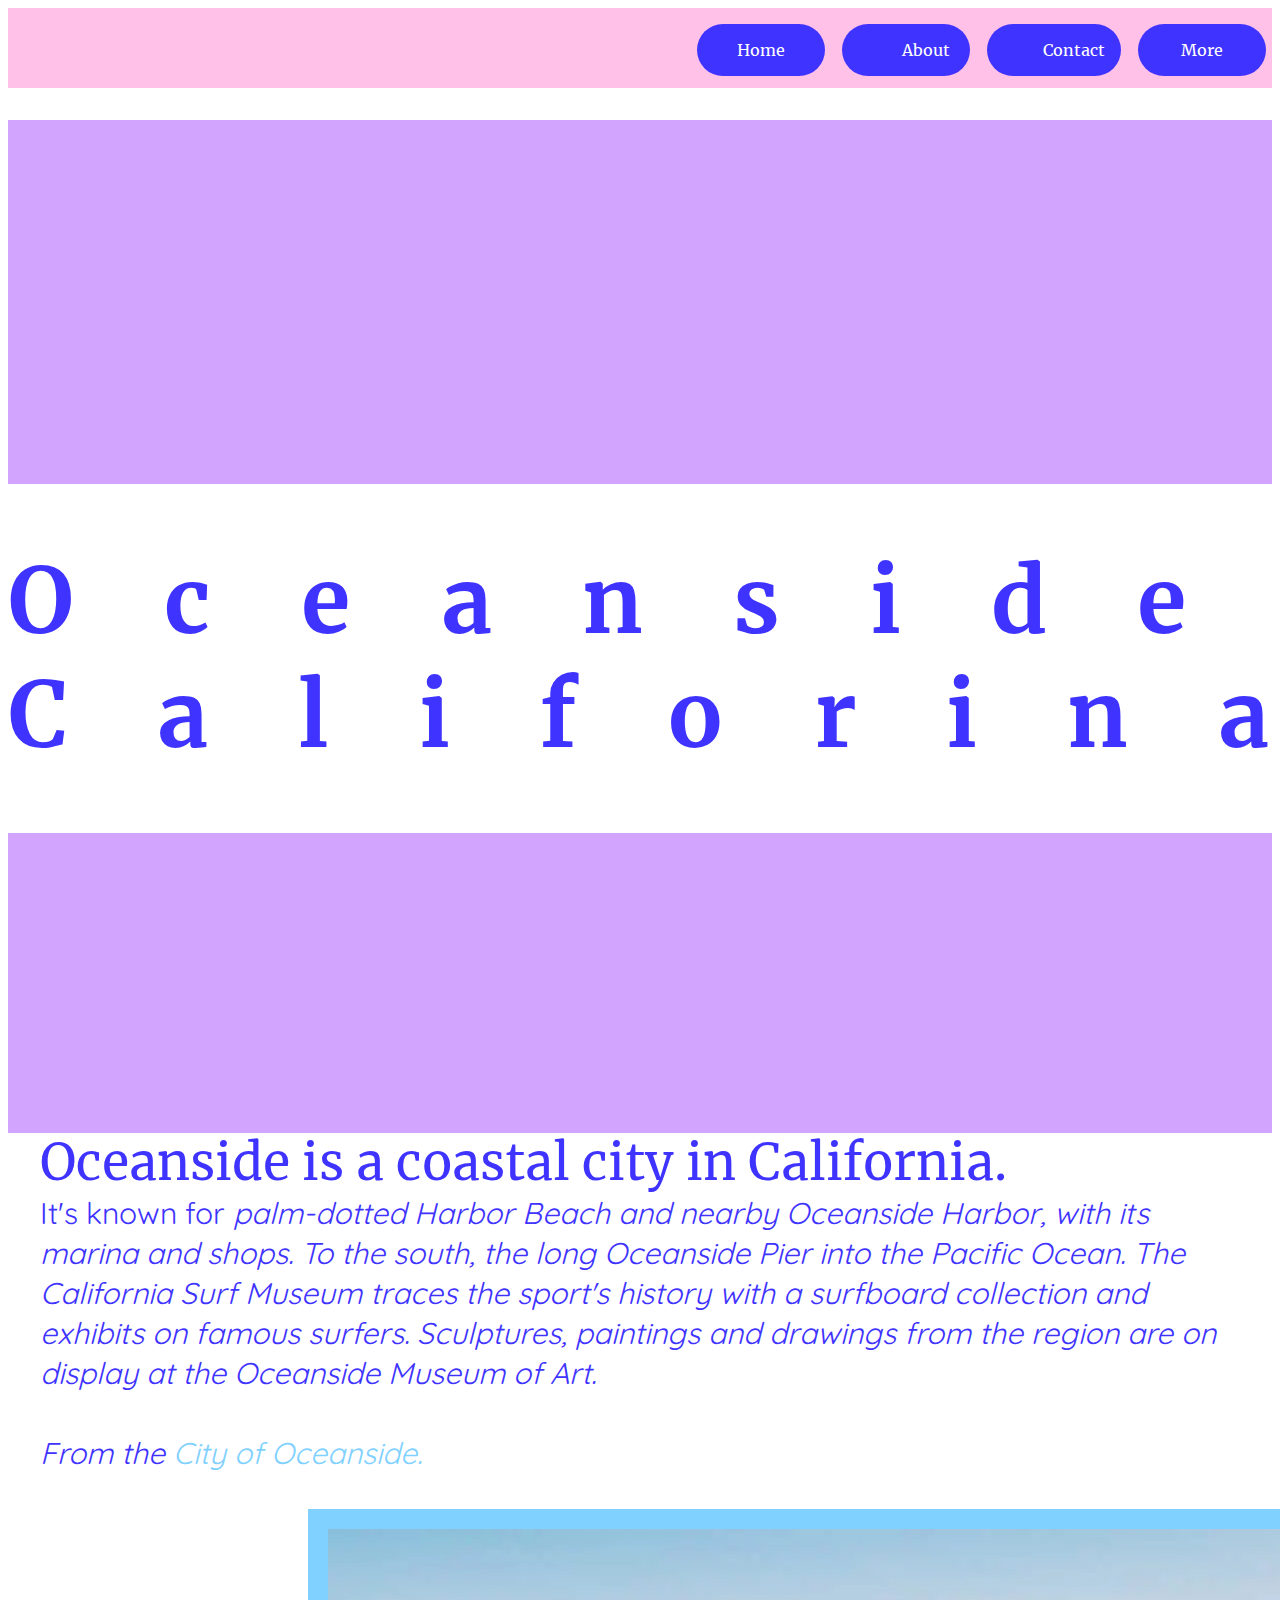
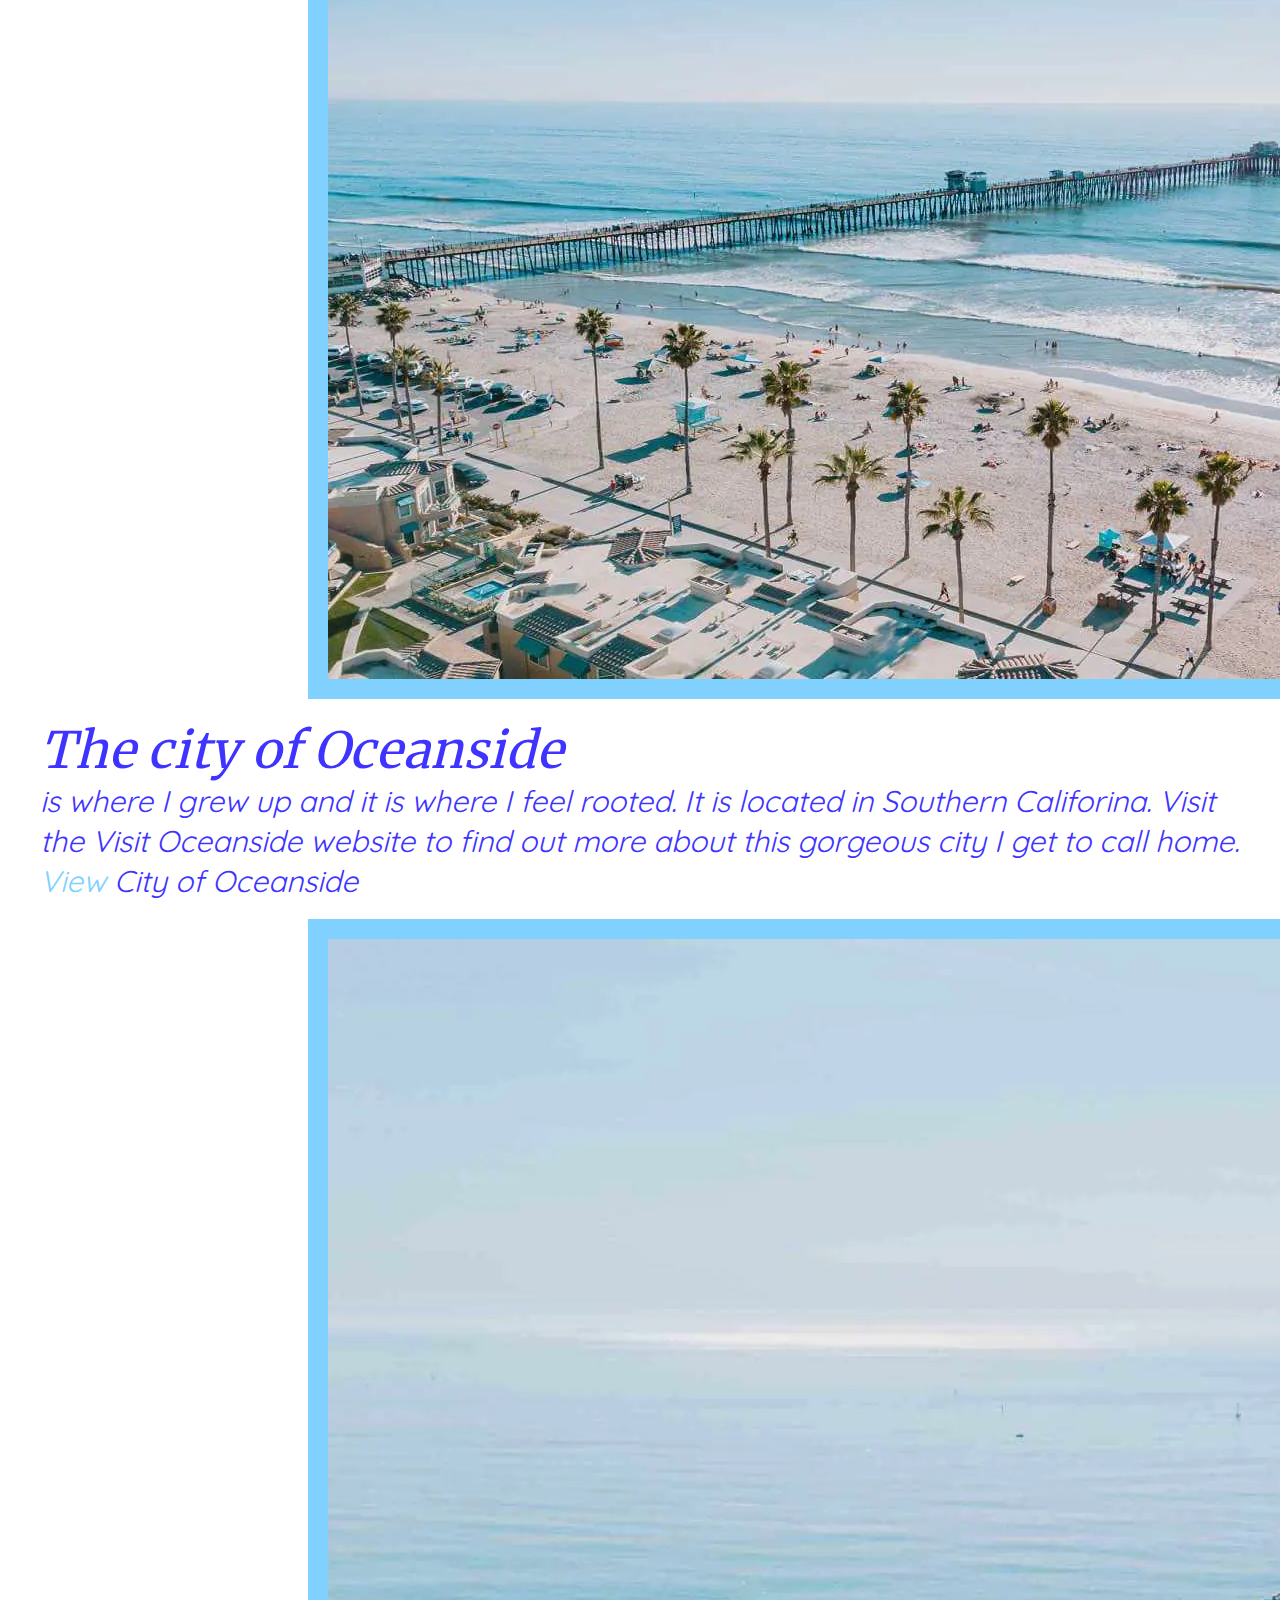
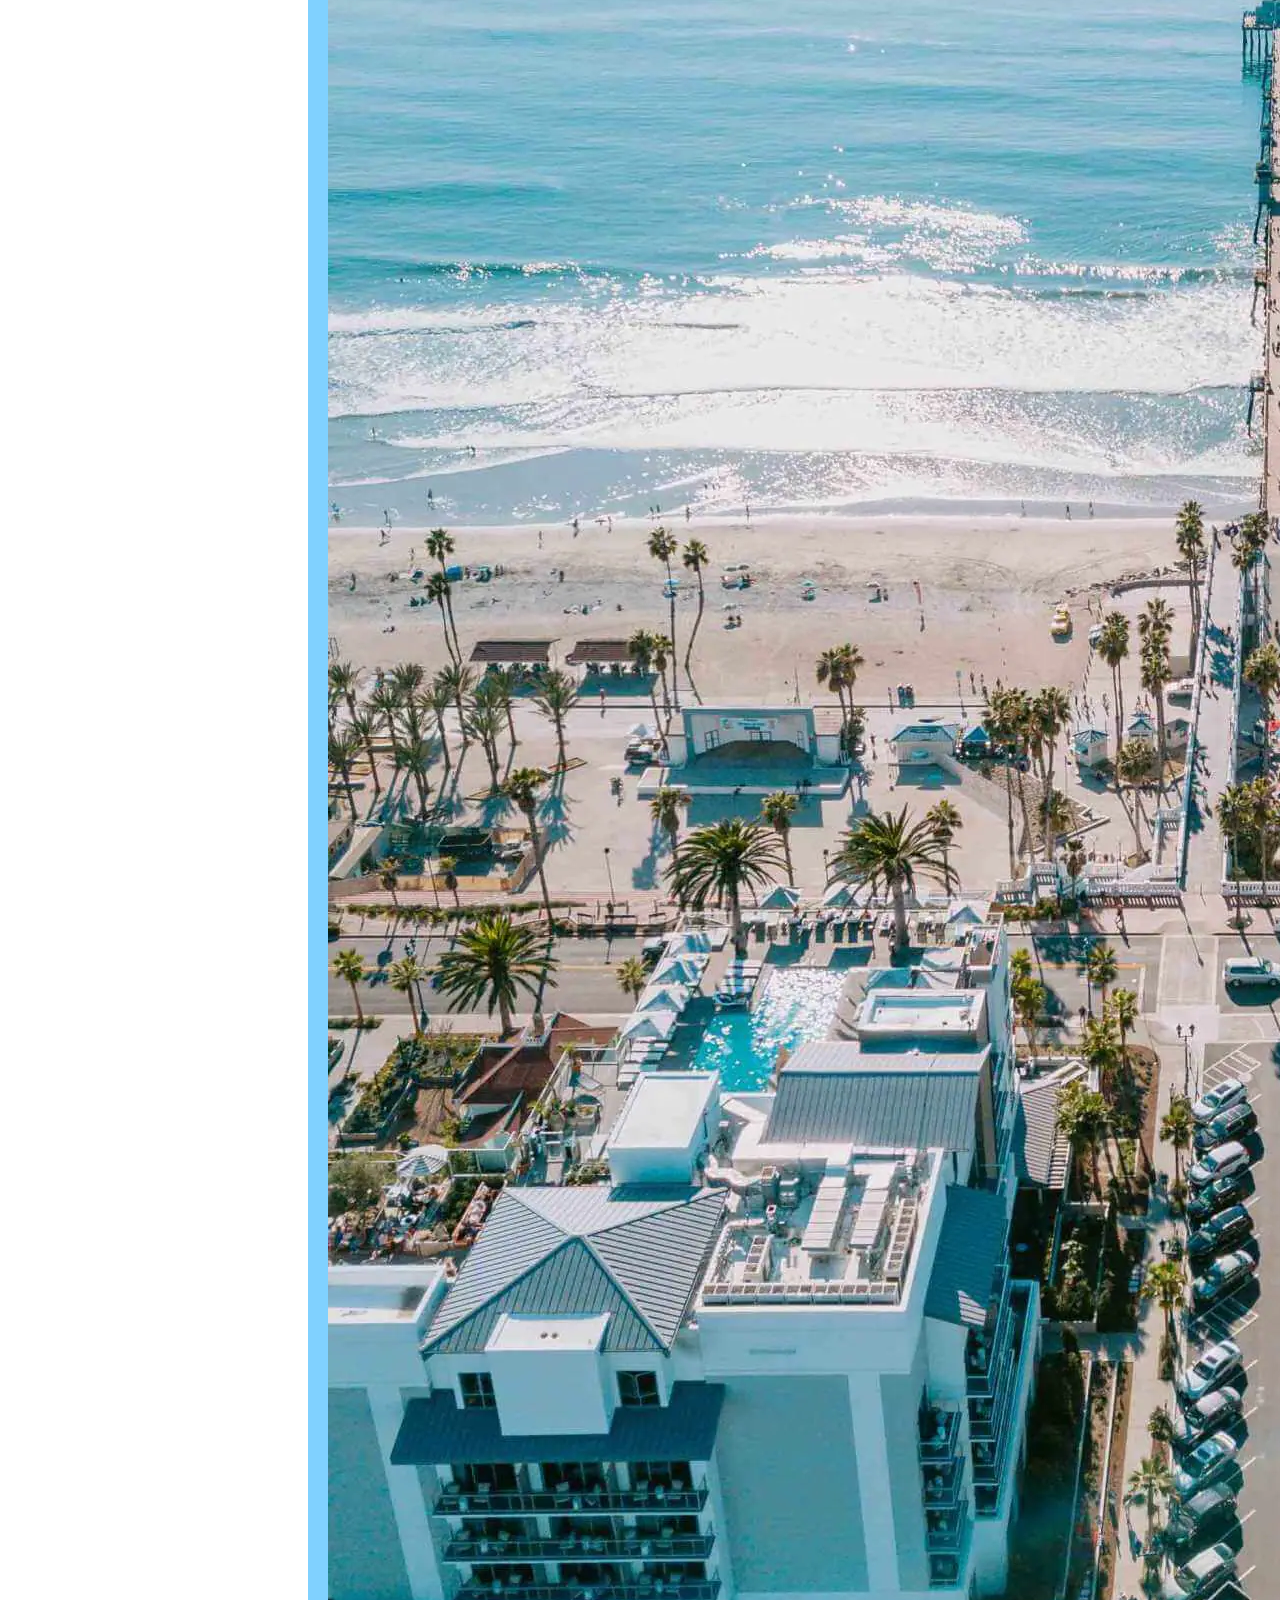
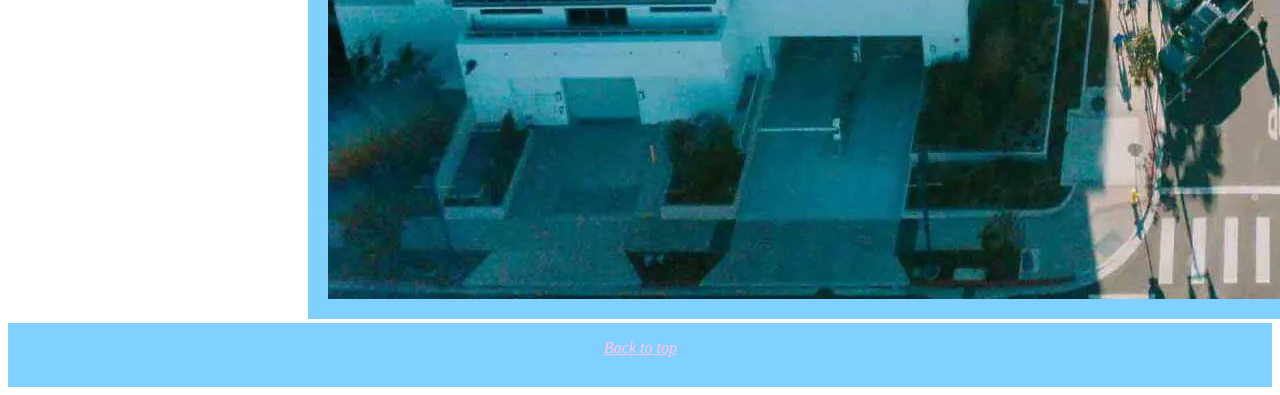
<file: assignment-14/index.html>
<!DOCTYPE html>
<html lang="en-us">
<head>

    <title>Favorite City</title>

    <!-- Define the character set used: -->
    <meta charset="UTF-8">
    <!-- Provide a description of your page: -->
    <meta name="description" content="Learn about Oceanside">
    <!-- Provide the author information for the page: -->
    <meta name="author" content="Isabella Serrano">
    <!-- Other meta elements -->
    <meta name="viewport" content="width=device-width, initial-scale=1.0">


    <link rel="stylesheet" href="./css/fonts.css" type="text/css" />

    <link rel="stylesheet" href="./css/style.css" type="text/css" />




</head>

<body>

  <header>
    <div class="site-name">
        Oceanside, Califorina
    </div>
        <div class="menu-item">
        <a href="#">Home</a>
        </div>
        <div class="menu-item">
          <ul style="display: inline;">
            <li style="display: inline;">
          <a href="about.html">About</a>
          </li>
          </ul>
        </div>
        <div class="menu-item">
        <a href="#">
        </a>
        <ul style="display: inline;">
          <li style="display: inline;">
        <a href="contact.html">Contact</a>
        </li>
        </ul>
        </div>
        <div class="menu-item
        dropdown">
           <a href="#">More</a>
           <div class="dropdown-content">
             <div class="dropdown-item">
               <ul style="display: inline;">
                 <li style="display: inline;">
               <a href="photos.html">Gallery</a>
               </li>
               </ul>
              </div>
            </div>
            </div>
     </header>

    <div class="titleBorder" id="first-bar">
    <h2 class="subtitle">
            Isabella's Favorite City...
    </h2>
    </div>

    <div id="header">
    <h1 id="maintitle">Oceanside,
            Califorina
        </h1>
    </div>

    <div class="titleBorder">
        <h2 class="subtitle">
            Iconic wooden pier, wide sandy beaches, picturesque harbor and vibrant downtown
        </h2>
    </div>

    <div class="content-paragraph">
      Oceanside is a coastal city in California.
      <br/>
      It's known for <em>palm-dotted Harbor Beach and nearby Oceanside Harbor,<em/> with its marina and shops. To the south, the long Oceanside Pier into the Pacific Ocean. The <em>California Surf Museum</em> traces the sport's history with a surfboard collection and exhibits on famous surfers. Sculptures, paintings and drawings from the region are on display at the Oceanside Museum of Art.
        <br/>
        <br/>

            <em>
                From the
                <a href="https://www.ci.oceanside.ca.us/default.asp" target="_blank" class="city-link">
                    City of Oceanside.
                </a>
            </em>

    </div>

<br/>
<br/>


    <div class="image">
        <img src="images/OSIDE.webp" alt="A view of overlooking the beach and harbor "/>
    </div>
 <br/>
 <br/>
    <div class="content-paragraph">
        The city of Oceanside
        <br/>
        is where I grew up and it is where I feel rooted. It is located in <em> Southern Califorina. </em> Visit the Visit Oceanside website to find out more about this gorgeous city I get to call home.
        <a href="https://visitoceanside.org" target="_blank" class="city-link">
            View
        </a>
         City of Oceanside
    </div>

    <br />

    <div class="image">
        <a href="https://visitoceanside.org" target="_blank">
            <img src="images/OSIDE-main.webp" alt="A picure over looking the main part of the beach" id="img-link"/>
        </a>
</div>
<footer>
    <a href="#" id="footer-link">Back to top</a>
</footer>

</body>

</html>
</file>
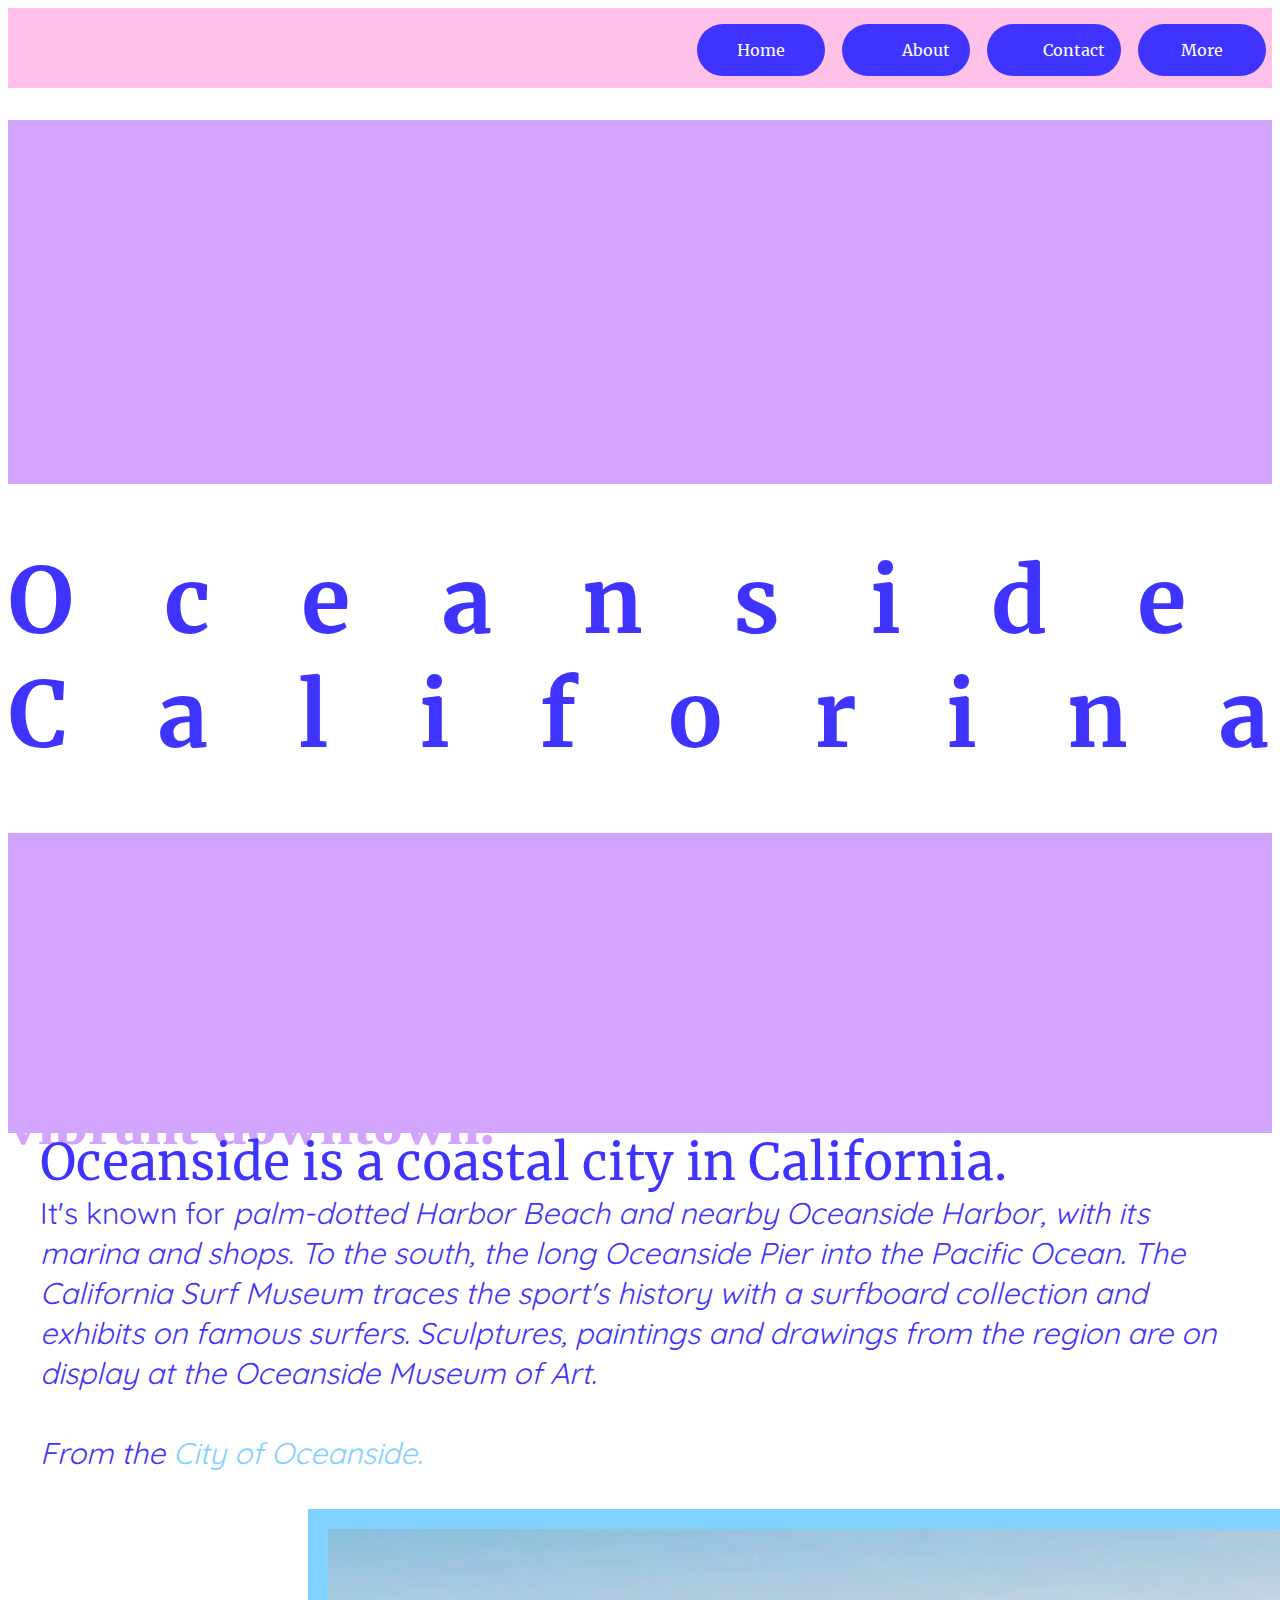
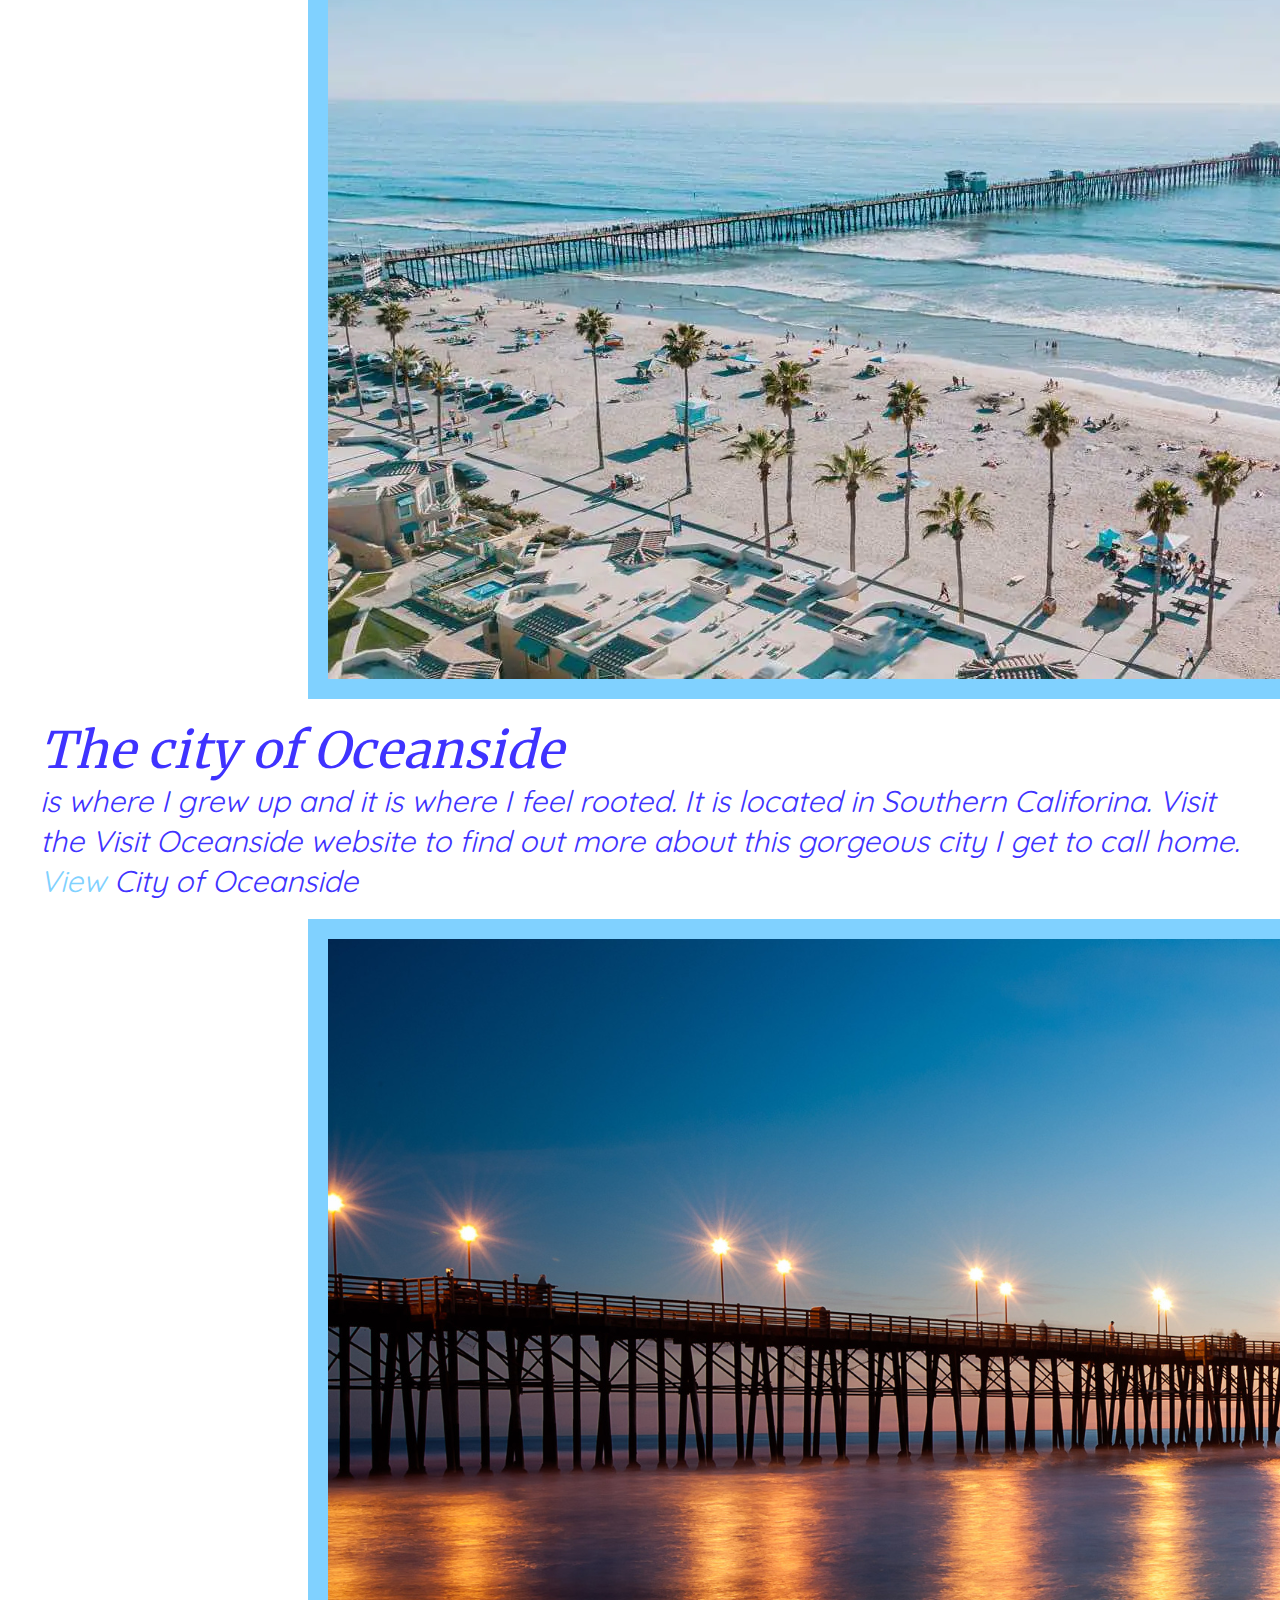
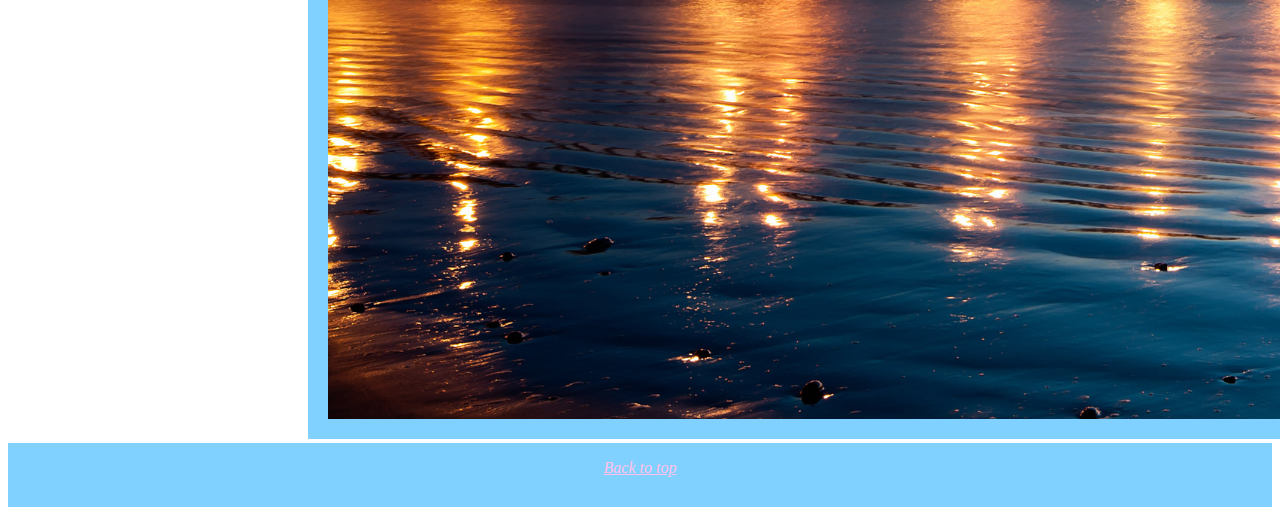
<file: FINALPROJECT/index.html>
<!DOCTYPE html>
<html lang="en-us">
<head>

    <title>Favorite City</title>

    <!-- Define the character set used: -->
    <meta charset="UTF-8">
    <!-- Provide a description of your page: -->
    <meta name="description" content="Learn about Oceanside">
    <!-- Provide the author information for the page: -->
    <meta name="author" content="Isabella Serrano">
    <!-- Other meta elements -->
    <meta name="viewport" content="width=device-width, initial-scale=1.0">


    <link rel="stylesheet" href="./css/fonts.css" type="text/css" />

    <link rel="stylesheet" href="./css/style.css" type="text/css" />




</head>

<body>

  <header>
    <div class="site-name">
        Oceanside, Califorina
    </div>
        <div class="menu-item">
        <a href="#">Home</a>
        </div>
        <div class="menu-item">
          <ul style="display: inline;">
            <li style="display: inline;">
          <a href="about.html">About</a>
          </li>
          </ul>
        </div>
        <div class="menu-item">
        <a href="#">
        </a>
        <ul style="display: inline;">
          <li style="display: inline;">
        <a href="contact.html">Contact</a>
        </li>
        </ul>
        </div>
        <div class="menu-item
        dropdown">
           <a href="#">More</a>
           <div class="dropdown-content">
             <div class="dropdown-item">
               <ul style="display: inline;">
                 <li style="display: inline;">
               <a href="photos.html">Gallery</a>
               </li>
               </ul>
              </div>
            </div>
            </div>
     </header>

    <div class="titleBorder" id="first-bar">
    <h2 class="subtitle">
     A HOME AWAY FROM HOME
    </h2>
    </div>

    <div id="header">
    <h1 id="maintitle">Oceanside,
            Califorina
        </h1>
    </div>

    <div class="titleBorder">
        <h2 class="subtitle">
          A Classic Southern California Beach Town, Oceanside if known for it's iconic wooden pier, wide sandy beaches, picturesque harbor and vibrant downtown.
        </h2>
    </div>

    <div class="content-paragraph">
      Oceanside is a coastal city in California.
      <br/>
      It's known for <em>palm-dotted Harbor Beach and nearby Oceanside Harbor,<em/> with its marina and shops. To the south, the long Oceanside Pier into the Pacific Ocean. The <em>California Surf Museum</em> traces the sport's history with a surfboard collection and exhibits on famous surfers. Sculptures, paintings and drawings from the region are on display at the Oceanside Museum of Art.
        <br/>
        <br/>

            <em>
                From the
                <a href="https://www.ci.oceanside.ca.us" target="_blank" class="city-link">
                    City of Oceanside.
                </a>
            </em>

    </div>

<br/>
<br/>


    <div class="image">
        <img src="images/OSIDE.webp" alt="A view of overlooking the beach and harbor "/>
    </div>
 <br/>
 <br/>
    <div class="content-paragraph">
        The city of Oceanside
        <br/>
        is where I grew up and it is where I feel rooted. It is located in <em> Southern Califorina. </em> Visit the Visit Oceanside website to find out more about this gorgeous city I get to call home.
        <a href="https://visitoceanside.org" target="_blank" class="city-link">
            View
        </a>
         City of Oceanside
    </div>

    <br />

    <div class="image">
        <a href="https://visitoceanside.org" target="_blank">
            <img src="images/OSIDE-PIER.jpg" alt="A picure over looking the main part of the beach" id="img-link"/>
        </a>
</div>
<footer>
    <a href="#" id="footer-link">Back to top</a>
</footer>

</body>

</html>
</file>
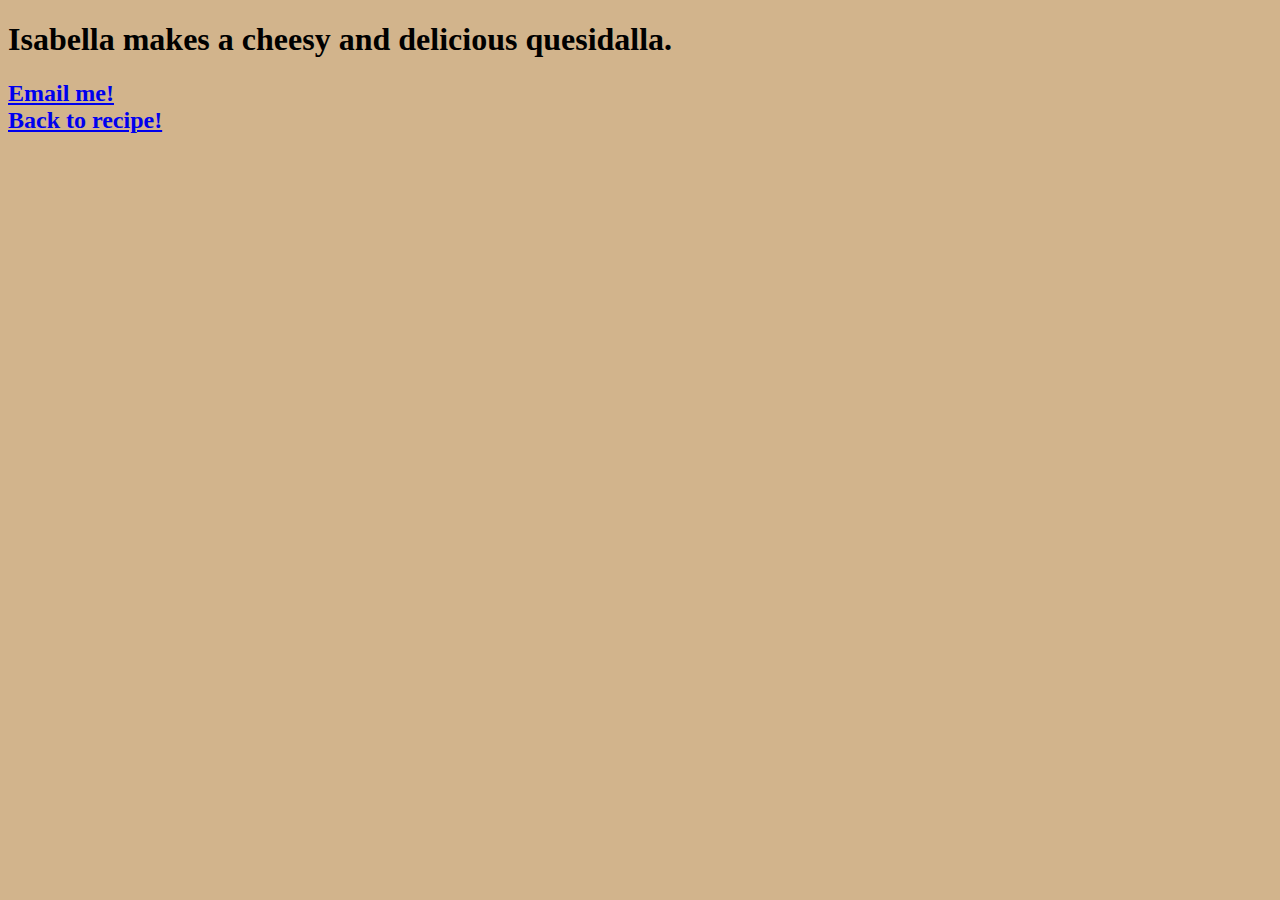
<file: assignment-06/about.html>
<!DOCTYPE html>
<html lang="en-us">

<head>
  <title>
    About the Chef
  </title>
  <!-- Define character set you're using-->
  <meta charset: "utf-8">
    <!-- Provide a description of your page-->
  <meta name="description" content="About Chef who prepared Cheese Quesadilla">
    <!-- Provide author information for the page-->
  <meta name="author" content="Isabella Serrano">
    <!-- any other meta element you want to add-->
  <meta name="viewport" content="width=device-width, intitial-scale=1.0">

  <style>
    body {background-color: #D2B48C}
    h1 {color: black}
    </style>
  </head>

  <body> 
        <h1> 
            Isabella makes a cheesy and delicious quesidalla. 
        </h1>
        <h2>
            <a href="mailto:is161133@umt.edu">Email me!</a>

            <br/>
            <a href="index.html">Back to recipe!</a>
        </h2>
  </body>

  </html>
</file>
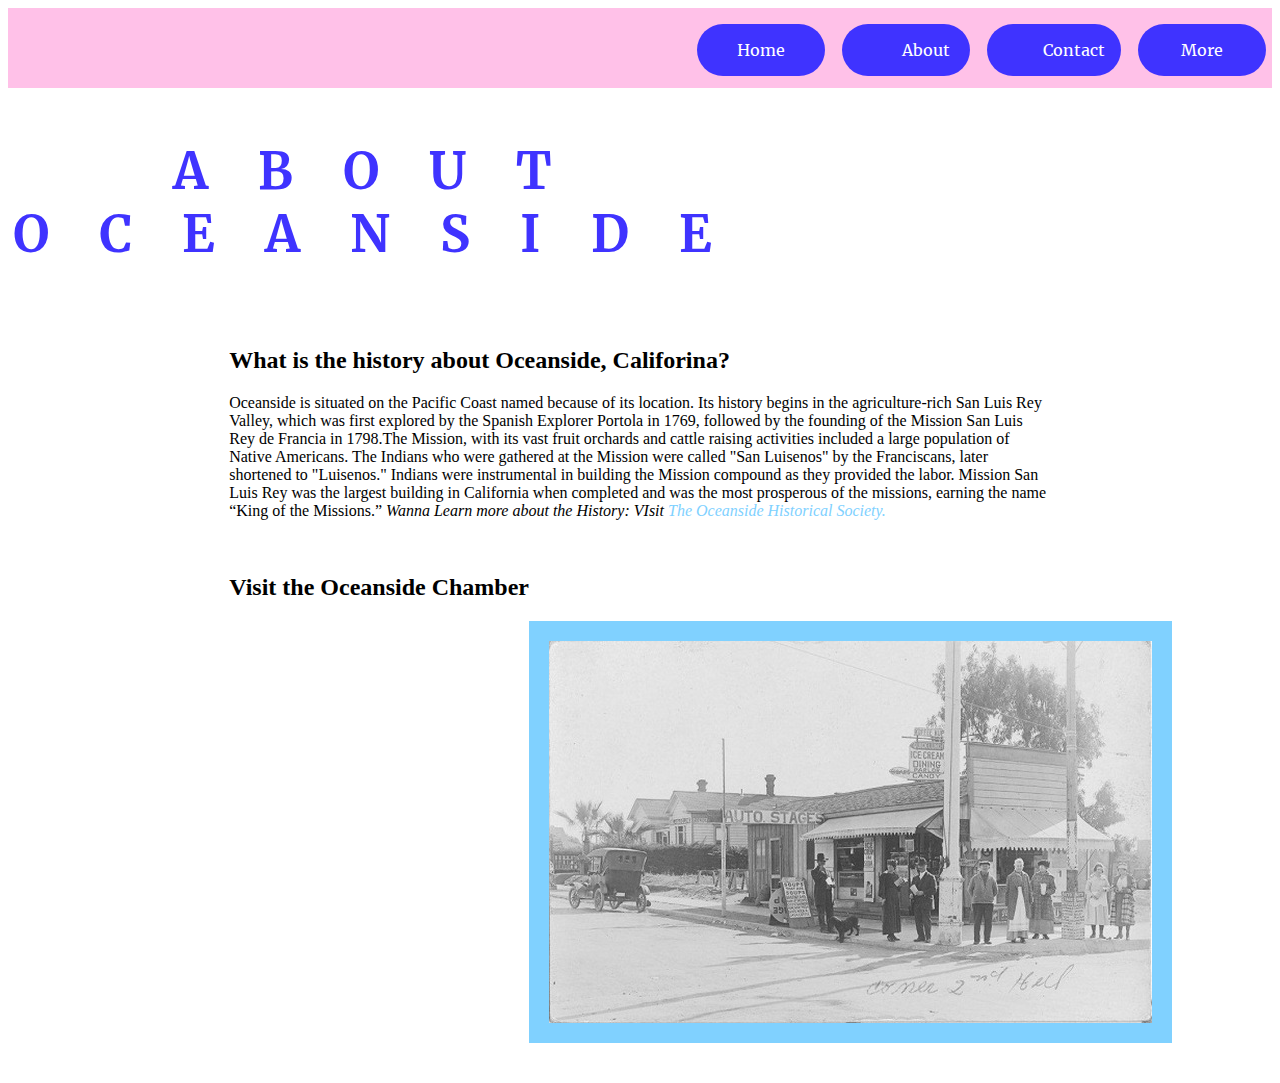
<file: assignment-14/about.html>
<!DOCTYPE html>
<html>

<head>
    <title>
        Favorite City
    </title>

      <meta charset="UTF-8">

      <meta name="description" content="Learn about Oceanside>

      <meta name="author" content="Isabella Serrano">

      <meta name="viewport" content="width=device-width, initial-scale=1.0">

      <link rel="stylesheet" href="./css/fonts.css" type="text/css" />

      <link rel="stylesheet" href="./css/style.css" type="text/css" />
<style>

    
        </style>
    </head>
    <header>
    <div class="site-name">
        Oceanside, Califorina
    </div>
        <div class="menu-item">
        <a href="index.html">Home</a>
        </div>
        <div class="menu-item">
          <ul style="display: inline;">
            <li style="display: inline;">
          <a href="about.html">About</a>
          </li>
          </ul>
        </div>
        <div class="menu-item">
        <a href="#">
        </a>
        <ul style="display: inline;">
          <li style="display: inline;">
        <a href="contact.html">Contact</a>
        </li>
        </ul>
        </div>
        <div class="menu-item
        dropdown">
           <a href="#">More</a>
           <div class="dropdown-content">
             <div class="dropdown-item">
               <ul style="display: inline;">
                 <li style="display: inline;">
               <a href="photos.html">Gallery</a>
               </li>
               </ul>
              </div>
            </div>
            </div>

     </header>


<body>
<br/>

            <div style="width: 60%;">
                <h1 style="text-align: center; font-size: 50px">
                    ABOUT OCEANSIDE
                </h1>
            </div>

<br/>

            <div style="margin:auto; width: 65% ; padding: 10px;">
                <h2>
                  <strong>What is the history about Oceanside, Califorina? </strong>
                </h2>
                <p>
                    Oceanside is situated on the Pacific Coast named because of its location. Its history begins in the agriculture-rich San Luis Rey Valley, which was first explored by the Spanish Explorer Portola in 1769, followed by the founding of the Mission San Luis Rey de Francia in 1798.The Mission, with its vast fruit orchards and cattle raising activities included a large population of Native Americans. The Indians who were gathered at the Mission were called "San Luisenos" by the Franciscans, later shortened to "Luisenos."  Indians were instrumental in building the Mission compound as they provided the labor.  Mission San Luis Rey was the largest building in California when completed and was the most prosperous of the missions, earning the name “King of the Missions.”

                    <em>
                                    Wanna Learn more about the History: VIsit
                                    <a href="https://oceansidehistoricalsociety.org" target="_blank" class="city-link">
                                        The Oceanside Historical Society.
                                    </a>
                                </em>
                </p>


<br/>


                        <h2>
                            Visit the Oceanside Chamber
                        </h2>
                        <div class="image">
      <a href="https://www.oceansidechamber.com/oceanside-blog/history-of-oceanside-1913-1937" target="_blank">
          <img src="images/history.jpeg" alt="Historic picture of Oceanside in 1913" id="img-link"/>
      </a>
</div>
                </div>

<br/>

</body>
</html>
</file>
<file: assignment-10/css/style.css>
body{
  background-color: #e5d3b3;
  font-family: sans-serif;
  text-align: center;
}

div{
  border: 2px solid #b99976
  display inline-block;
}

img{
  border-radius: 15%;
  border: 5px solid #e5d3b3;
}

.inspo{
  background-color: #d2b48c;
  height: 800px;
  width: 1200px;
  display: inline-block;
  color: #664229;
}

#title{
  font-size: 50px;
  background-color: #d2b48c;
  color: #664229;
  margin: auto;
  padding: 15px;
  border-radius: 50%
}

.palette{
  background-color: #E2DFD2
}

.dot{
  height:75px;
  width: 75px;
  display: inline-block;
  border-radius: 35%
}

.dot.one{
  background-color: #e5d3b3
}

.dot.two{
  background-color: #b99976
}

.dot.three{
  background-color: #d2b48c
}

.dot.four{
  background-color: #664229
}

#circle{
  height: 50px;
  width: 50px;
  margin: auto;
  color: 664229
}
</file>
<file: assignment-11/css/fonts.css>
@font-face {
  font-family: 'Merriweather';
  src: url('../fonts/Merriweather-Regular.ttf') format('truetype');
  font-style: normal;
}
@font-face {
  font-family: 'Merriweather';
  src: url('../fonts/Merriweather-Bold.ttf') format('truetype');
  font-weight: 900;
}
@font-face {
    font-family: 'Quicksand';
    src: url('../fonts/Quicksand-Regular.ttf') format('truetype');
    font-style: normal;
 }
 @font-face {
    font-family: 'Quicksand';
    src: url('../fonts/Quicksand-Bold.ttf') format('truetype');
    font-weight: 900;
 }
</file>
<file: assignment-11/css/style.css>
h1{
    color: #3F33FF;
    font-family: Merriweather;
    font-size: 90px;
    letter-spacing: 1em;
}

#maintitle:hover{
    letter-spacing: 1.5em;
    font-weight: 900;
    color: #80D1FF;
}

.titleBorder{
    height: 300px;
    background-color: #D2A4FD;
    color: #D2A4FD;
}

.titleBorder:hover{
    background-color: #D2A4FD;
    color: #3F33FF;
    text-indent: 15em;
    font-family: Quicksand;
}

.subtitle{
    padding-top: 50px;
    font-size: 60px;
    margin: auto;
}

.content-paragraph{
    margin: auto;
    color: #3F33FF;
    font-size: 30px;
    line-height: 40px;
    max-width: 1200px;
    font-family: Quicksand;
}

.content-paragraph:first-line{
    font-size: 50px;
    font-family: Merriweather;
    line-height: 60px;
}

.poem-link{
    text-decoration: none;
    color: #80D1FF;
}
.poem-link:hover{
    text-decoration: underline;
    font-weight: 900;
}

.poem-link:visited{
    color: #D2A4FD  ;
}

.image {
    display: inline-block;
    margin-left: auto;
    margin-right: auto;
    width: 30%;
    padding-left: 300px
}

img {
    border: 20px solid #80D1FF;
}

#img-link:hover{
    border: 80px solid #80D1FF;
}
</file>
<file: assignment-12/css/fonts.css>
@font-face {
  font-family: 'Merriweather';
  src: url('../fonts/Merriweather-Regular.ttf') format('truetype');
  font-style: normal;
}
@font-face {
  font-family: 'Merriweather';
  src: url('../fonts/Merriweather-Bold.ttf') format('truetype');
  font-weight: 900;
}
@font-face {
    font-family: 'Quicksand';
    src: url('../fonts/Quicksand-Regular.ttf') format('truetype');
    font-style: normal;
 }
 @font-face {
    font-family: 'Quicksand';
    src: url('../fonts/Quicksand-Bold.ttf') format('truetype');
    font-weight: 900;
 }
</file>
<file: assignment-12/css/style.css>
h1{
    color: #3F33FF;
    font-family: Merriweather;
    font-size: 90px;
    letter-spacing: 1em;
}

#first-bar {
    margin-top: 2em;
    padding: 2em;
}

#maintitle:hover{
    letter-spacing: 1.5em;
    font-weight: 900;
    color: #80D1FF;
}

.titleBorder{
    height: 300px;
    background-color: #D2A4FD;
    color: #D2A4FD;
}

.titleBorder:hover{
    background-color: #D2A4FD;
    color: #3F33FF;
    text-indent: 15em;
    font-family: Quicksand;
}

.subtitle{
    padding-top: 50px;
    font-size: 60px;
    margin: auto;
}

.content-paragraph{
    margin: auto;
    color: #3F33FF;
    font-size: 30px;
    line-height: 40px;
    max-width: 1200px;
    font-family: Quicksand;
}

.content-paragraph:first-line{
    font-size: 50px;
    font-family: Merriweather;
    line-height: 60px;
}

.poem-link{
    text-decoration: none;
    color: #80D1FF;
}
.poem-link:hover{
    text-decoration: underline;
    font-weight: 900;
}

.poem-link:visited{
    color: #D2A4FD  ;
}

.image {
    display: inline-block;
    margin-left: auto;
    margin-right: auto;
    width: 30%;
    padding-left: 300px
}

img {
    border: 20px solid #80D1FF;
}

#img-link:hover{
    border: 80px solid #80D1FF;
}

/* MENU */
header {
    position: relative;
    top: 0px;
    background-color: #FFC1E8 ;
    height: 5em;
    width: 100%;
    text-align: right;
    font-family: Merriweather;
  }

.menu-item {
    display: inline-block;
    margin: 1em .4em;
    min-width: 6em;
    text-align: center;
    background-color: #3F33FF;
    border-radius: 25em;
    padding: 1em 1em;
}

.site-name {
    color: #FFC1E8 ;
    margin: 1em .2em;
    min-width: 6em;
    padding: 0.5em 1em;
    border-radius: 1em;
    letter-spacing: 0.3em;
    float: left;
}


.menu-item a {
    color: white;
    text-decoration: none;
}

.menu-item:hover {
    background-color: #80D1FF;
    color: #3F33FF;
}

.dropdown {
  display: inline-block;
}
    .dropdown-content {
        display: none;
        position: absolute;
        margin: 0.5em 0 0 -1em;
        color: #80D1FF;
        background-color: #3F33FF;
        z-index: 1;
        border-radius: 0.5em 0.5em .5em .5em;
    }
    .dropdown-content a {
        color: #80D1FF;
    }

    .dropdown:hover .dropdown-content {
        display: block;
    }


.dropdown-item {
    display: block;
    text-align: left;
    margin: 0;
    padding: 0.5em 1em 0.5em 1em;
    min-width: 5.9em;
}

.dropdown-item:hover, .dropdown-item:hover a {
    color: white;
    background-color: #FFC1E8;
}


.dropdown:hover{
    border-radius: .5em .5em .5em .5em;
}

#foundation:hover{
    border-radius: .5em .5em .5em .5em;
}

footer {
    width: 100%;
    background-color: #80D1FF;
    height: 3em;
    text-align: center;
    font-family: Quicksand-Bold;
    padding-top: 1em;
}

#footer-link {
    color: #FFC1E8;
    font-weight: Quicksand-bold;
}
</file>
<file: assignment-14/css/fonts.css>
@font-face {
  font-family: 'Merriweather';
  src: url('../fonts/Merriweather-Regular.ttf') format('truetype');
  font-style: normal;
}
@font-face {
  font-family: 'Merriweather';
  src: url('../fonts/Merriweather-Bold.ttf') format('truetype');
  font-weight: 900;
}
@font-face {
    font-family: 'Quicksand';
    src: url('../fonts/Quicksand-Regular.ttf') format('truetype');
    font-style: normal;
 }
 @font-face {
    font-family: 'Quicksand';
    src: url('../fonts/Quicksand-Bold.ttf') format('truetype');
    font-weight: 900;
 }
</file>
<file: assignment-14/css/style.css>
h1{
    color: #3F33FF;
    font-family: Merriweather;
    font-size: 90px;
    letter-spacing: 1em;
}

#first-bar {
    margin-top: 2em;
    padding: 2em;
}

#maintitle:hover{
    letter-spacing: 1.5em;
    font-weight: 900;
    color: #80D1FF;
}

.titleBorder{
    height: 300px;
    background-color: #D2A4FD;
    color: #D2A4FD;
}

.titleBorder:hover{
    background-color: #D2A4FD;
    color: #3F33FF;
    text-indent: 15em;
    font-family: Quicksand;
}

.subtitle{
    padding-top: 50px;
    font-size: 60px;
    margin: auto;
}

.content-paragraph{
    margin: auto;
    color: #3F33FF;
    font-size: 30px;
    line-height: 40px;
    max-width: 1200px;
    font-family: Quicksand;
}

.content-paragraph:first-line{
    font-size: 50px;
    font-family: Merriweather;
    line-height: 60px;
}

.city-link{
    text-decoration: none;
    color: #80D1FF;
}
.city-link:hover{
    text-decoration: underline;
    font-weight: 900;
}

.city-link:visited{
    color: #D2A4FD  ;
}

.image {
    display: inline-block;
    margin-left: auto;
    margin-right: auto;
    width: 30%;
    padding-left: 300px
}

img {
    border: 20px solid #80D1FF;
}

#img-link:hover{
    border: 80px solid #80D1FF;
}

/* MENU */
header {
    position: relative;
    top: 0px;
    background-color: #FFC1E8 ;
    height: 5em;
    width: 100%;
    text-align: right;
    font-family: Merriweather;
  }

.menu-item {
    display: inline-block;
    margin: 1em .4em;
    min-width: 6em;
    text-align: center;
    background-color: #3F33FF;
    border-radius: 25em;
    padding: 1em 1em;
}

.site-name {
    color: #FFC1E8 ;
    margin: 1em .2em;
    min-width: 6em;
    padding: 0.5em 1em;
    border-radius: 1em;
    letter-spacing: 0.3em;
    float: left;
}


.menu-item a {
    color: white;
    text-decoration: none;
}

.menu-item:hover {
    background-color: #80D1FF;
    color: #3F33FF;
}

.dropdown {
  display: inline-block;
}
    .dropdown-content {
        display: none;
        position: absolute;
        margin: 0.5em 0 0 -1em;
        color: #80D1FF;
        background-color: #3F33FF;
        z-index: 1;
        border-radius: 0.5em 0.5em .5em .5em;
    }
    .dropdown-content a {
        color: #80D1FF;
    }

    .dropdown:hover .dropdown-content {
        display: block;
    }


.dropdown-item {
    display: block;
    text-align: left;
    margin: 0;
    padding: 0.5em 1em 0.5em 1em;
    min-width: 5.9em;
}

.dropdown-item:hover, .dropdown-item:hover a {
    color: white;
    background-color: #FFC1E8;
}


.dropdown:hover{
    border-radius: .5em .5em .5em .5em;
}

#foundation:hover{
    border-radius: .5em .5em .5em .5em;
}

footer {
    width: 100%;
    background-color: #80D1FF;
    height: 3em;
    text-align: center;
    font-family: Quicksand-Bold;
    padding-top: 1em;
}

#footer-link {
    color: #FFC1E8;
    font-weight: Quicksand-bold;
}
</file>
<file: FINALPROJECT/css/fonts.css>
@font-face {
  font-family: 'Merriweather';
  src: url('../fonts/Merriweather-Regular.ttf') format('truetype');
  font-style: normal;
}
@font-face {
  font-family: 'Merriweather';
  src: url('../fonts/Merriweather-Bold.ttf') format('truetype');
  font-weight: 900;
}
@font-face {
    font-family: 'Quicksand';
    src: url('../fonts/Quicksand-Regular.ttf') format('truetype');
    font-style: normal;
 }
 @font-face {
    font-family: 'Quicksand';
    src: url('../fonts/Quicksand-Bold.ttf') format('truetype');
    font-weight: 900;
 }
</file>
<file: FINALPROJECT/css/style.css>
h1{
    color: #3F33FF;
    font-family: Merriweather;
    font-size: 90px;
    letter-spacing: 1em;
}

#first-bar {
    margin-top: 2em;
    padding: 2em;
}

#maintitle:hover{
    letter-spacing: 1.5em;
    font-weight: 900;
    color: #80D1FF;
}

.titleBorder{
    height: 300px;
    background-color: #D2A4FD;
    color: #D2A4FD;
}

.titleBorder:hover{
    background-color: #D2A4FD;
    color: #3F33FF;
    text-indent: 15em;
    font-family: Quicksand;
}

.subtitle{
    padding-top: 50px;
    font-size: 60px;
    margin: auto;
}

.content-paragraph{
    margin: auto;
    color: #3F33FF;
    font-size: 30px;
    line-height: 40px;
    max-width: 1200px;
    font-family: Quicksand;
}

.content-paragraph:first-line{
    font-size: 50px;
    font-family: Merriweather;
    line-height: 60px;
}

.city-link{
    text-decoration: none;
    color: #80D1FF;
}
.city-link:hover{
    text-decoration: underline;
    font-weight: 900;
}

.city-link:visited{
    color: #D2A4FD  ;
}

.image {
    display: inline-block;
    margin-left: auto;
    margin-right: auto;
    width: 30%;
    padding-left: 300px
}

img {
    border: 20px solid #80D1FF;
}

#img-link:hover{
    border: 80px solid #80D1FF;
}

/* MENU */
header {
    position: relative;
    top: 0px;
    background-color: #FFC1E8 ;
    height: 5em;
    width: 100%;
    text-align: right;
    font-family: Merriweather;
  }

.menu-item {
    display: inline-block;
    margin: 1em .4em;
    min-width: 6em;
    text-align: center;
    background-color: #3F33FF;
    border-radius: 25em;
    padding: 1em 1em;
}

.site-name {
    color: #FFC1E8 ;
    margin: 1em .2em;
    min-width: 6em;
    padding: 0.5em 1em;
    border-radius: 1em;
    letter-spacing: 0.3em;
    float: left;
}


.menu-item a {
    color: white;
    text-decoration: none;
}

.menu-item:hover {
    background-color: #80D1FF;
    color: #3F33FF;
}

.dropdown {
  display: inline-block;
}
    .dropdown-content {
        display: none;
        position: absolute;
        margin: 0.5em 0 0 -1em;
        color: #80D1FF;
        background-color: #3F33FF;
        z-index: 1;
        border-radius: 0.5em 0.5em .5em .5em;
    }
    .dropdown-content a {
        color: #80D1FF;
    }

    .dropdown:hover .dropdown-content {
        display: block;
    }


.dropdown-item {
    display: block;
    text-align: left;
    margin: 0;
    padding: 0.5em 1em 0.5em 1em;
    min-width: 5.9em;
}

.dropdown-item:hover, .dropdown-item:hover a {
    color: white;
    background-color: #FFC1E8;
}


.dropdown:hover{
    border-radius: .5em .5em .5em .5em;
}

#foundation:hover{
    border-radius: .5em .5em .5em .5em;
}

footer {
    width: 100%;
    background-color: #80D1FF;
    height: 3em;
    text-align: center;
    font-family: Quicksand-Bold;
    padding-top: 1em;
}

#footer-link {
    color: #FFC1E8;
    font-weight: Quicksand-bold;
}
</file>
